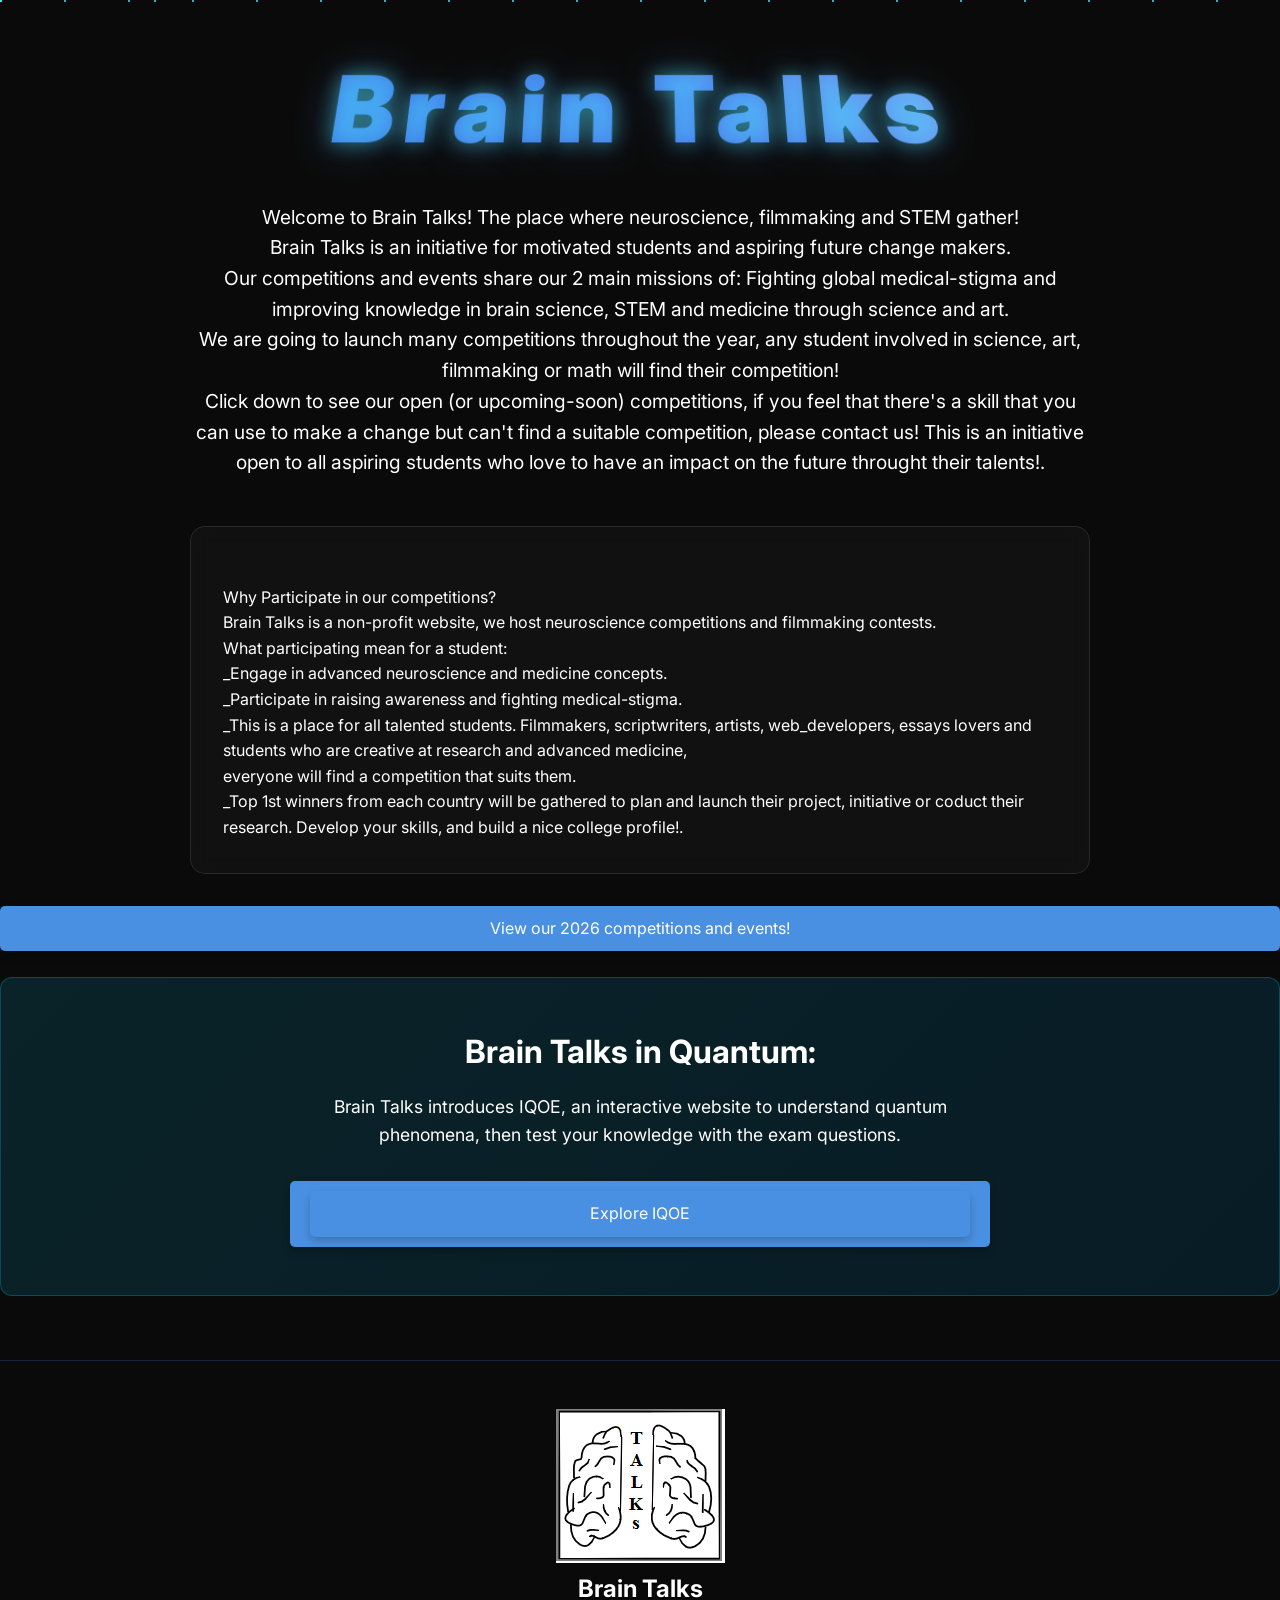
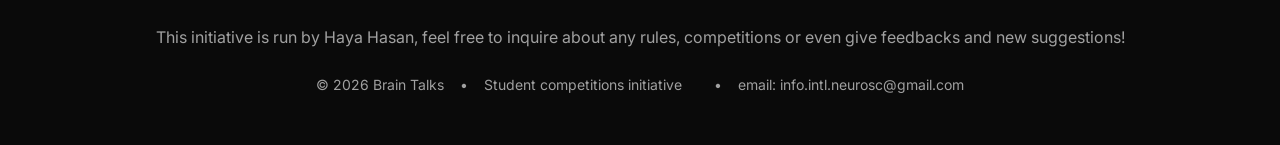
<file: index.html>
<!DOCTYPE html>
<html lang="en">
<head>
    <meta charset="UTF-8">
    <meta name="viewport" content="width=device-width, initial-scale=1.0">
    <title>Brain Talks -main page</title>
    <link rel="stylesheet" href="index.css">
    <link href="https://fonts.googleapis.com/css2?family=Inter:wght@300;400;500;600;700;800;900&display=swap" rel="stylesheet">
</head>
<body>
    
    <!-- Background particles effect -->
    <div class="background-particles">
        <div class="particle"></div>
        <div class="particle"></div>
        <div class="particle"></div>
        <div class="particle"></div>
        <div class="particle"></div>
        <div class="particle"></div>
        <div class="particle"></div>
        <div class="particle"></div>
        <div class="particle"></div>
        <div class="particle"></div>
        <div class="particle"></div>
        <div class="particle"></div>
        <div class="particle"></div>
        <div class="particle"></div>
        <div class="particle"></div>
        <div class="particle"></div>
        <div class="particle"></div>
        <div class="particle"></div>
        <div class="particle"></div>
        <div class="particle"></div>
        <div class="particle"></div>
        <div class="particle"></div>
        <div class="particle"></div>
        <div class="particle"></div>
        <div class="particle"></div>
        <div class="particle"></div>
        <div class="particle"></div>
        <div class="particle"></div>
        <div class="particle"></div>
        <div class="particle"></div>
        <div class="particle"></div>
        <div class="particle"></div>
        <div class="particle"></div>
        <div class="particle"></div>
        <div class="particle"></div>
        <div class="particle"></div>
        <div class="particle"></div>
        <div class="particle"></div>
        <div class="particle"></div>
        <div class="particle"></div>
        <div class="particle"></div>
        <div class="particle"></div>
        <div class="particle"></div>
        <div class="particle"></div>
        <div class="particle"></div>
        <div class="particle"></div>
        <div class="particle"></div>
        <div class="particle"></div>
        <div class="particle"></div>
        <div class="particle"></div>
        <div class="particle"></div>
        <div class="particle"></div>
        <div class="particle"></div>
        <div class="particle"></div>
        <div class="particle"></div>
        <div class="particle"></div>
        <div class="particle"></div>
        <div class="particle"></div>
        <div class="particle"></div>
        <div class="particle"></div>
        <div class="particle"></div>
        <div class="particle"></div>
        <div class="particle"></div>
        <div class="particle"></div>
        <div class="particle"></div>
        <div class="particle"></div>
        <div class="particle"></div>
    </div>

    <!-- Header Section with 3D Library Title -->
    <header class="hero-section">
        <div class="hero-content">
            <h1 class="library-title-3d floating-animation"> Brain Talks </h1>
        <p class="hero-subtitle">Welcome to Brain Talks! The place where neuroscience, filmmaking and STEM gather!<br>
                Brain Talks is an initiative for motivated students and aspiring future change makers.<br>
                Our competitions and events share our 2 main missions of: Fighting global medical-stigma and improving knowledge 
                in brain science, STEM and medicine through science and art.<br>
                We are going to launch many competitions throughout the year, any student involved in science, art, filmmaking or math will find their competition!<br>
                Click down to see our open (or upcoming-soon) competitions, if you feel that there's a skill that you can use to make a change but can't find
                a suitable competition, please contact us! This is an initiative open to all aspiring students who love to have an impact on the future throught their talents!.
            <p class="why">
                <br>  
                Why Participate in our competitions? <br>
                Brain Talks is a non-profit website, we host neuroscience competitions and filmmaking contests.
                <br> What participating mean for a student: <br>
                    _Engage in advanced neuroscience and medicine concepts.<br>
                    _Participate in raising awareness and fighting medical-stigma.<br> 
                    _This is a place for all talented students. Filmmakers, scriptwriters, artists, 
                    web_developers, essays lovers and students who are creative at research and advanced medicine, <br>
                    everyone will find a competition that suits them.<br>
                    _Top 1st winners from each country will be gathered to plan and launch their project, initiative or coduct their research. Develop your skills, and build a nice college profile!.       
            </p>

        </div>
    </header>
    
  
    <a href="competitions.html" class="glowing-fixed-button">
         View our 2026 competitions and events!
    </a>
    
    

    <br>

          <!-- Call to Action -->
    <section class="cta-section">
            <div class="container">
                <div class="cta-box">
                    <h3>Brain Talks in Quantum:</h3>
                    <p>Brain Talks introduces IQOE, an interactive website to understand quantum phenomena, then test your knowledge with the exam questions.</p>
                    <div class="glowing-fixed-button">
                        <a href="https://iqoexam-hub.github.io/International-Quantum-Online-Exam-2026/" class="glowing-fixed-button">Explore IQOE</a>
                    </div>
                </div>
            </div>
    </section>

    <footer class="footer">
        <div class="container">
            <img src="BT logo.png" alt="Brain Talks Logo"> 
            <br>
            <h3 class="footer-title">Brain Talks</h3>
            <p class="footer-subtitle">This initiative is run by Haya Hasan, feel free to inquire about any
                    rules, competitions or even give feedbacks and new suggestions! </p>
            <div class="footer-info">
                <span>© 2026 Brain Talks</span>
                <span>•</span>
                <span>Student competitions initiative</span> <br>
                <span>•</span>
                <span> email: info.intl.neurosc@gmail.com </span>
            
        </div>
    </footer>
</body>
</html>
</file>
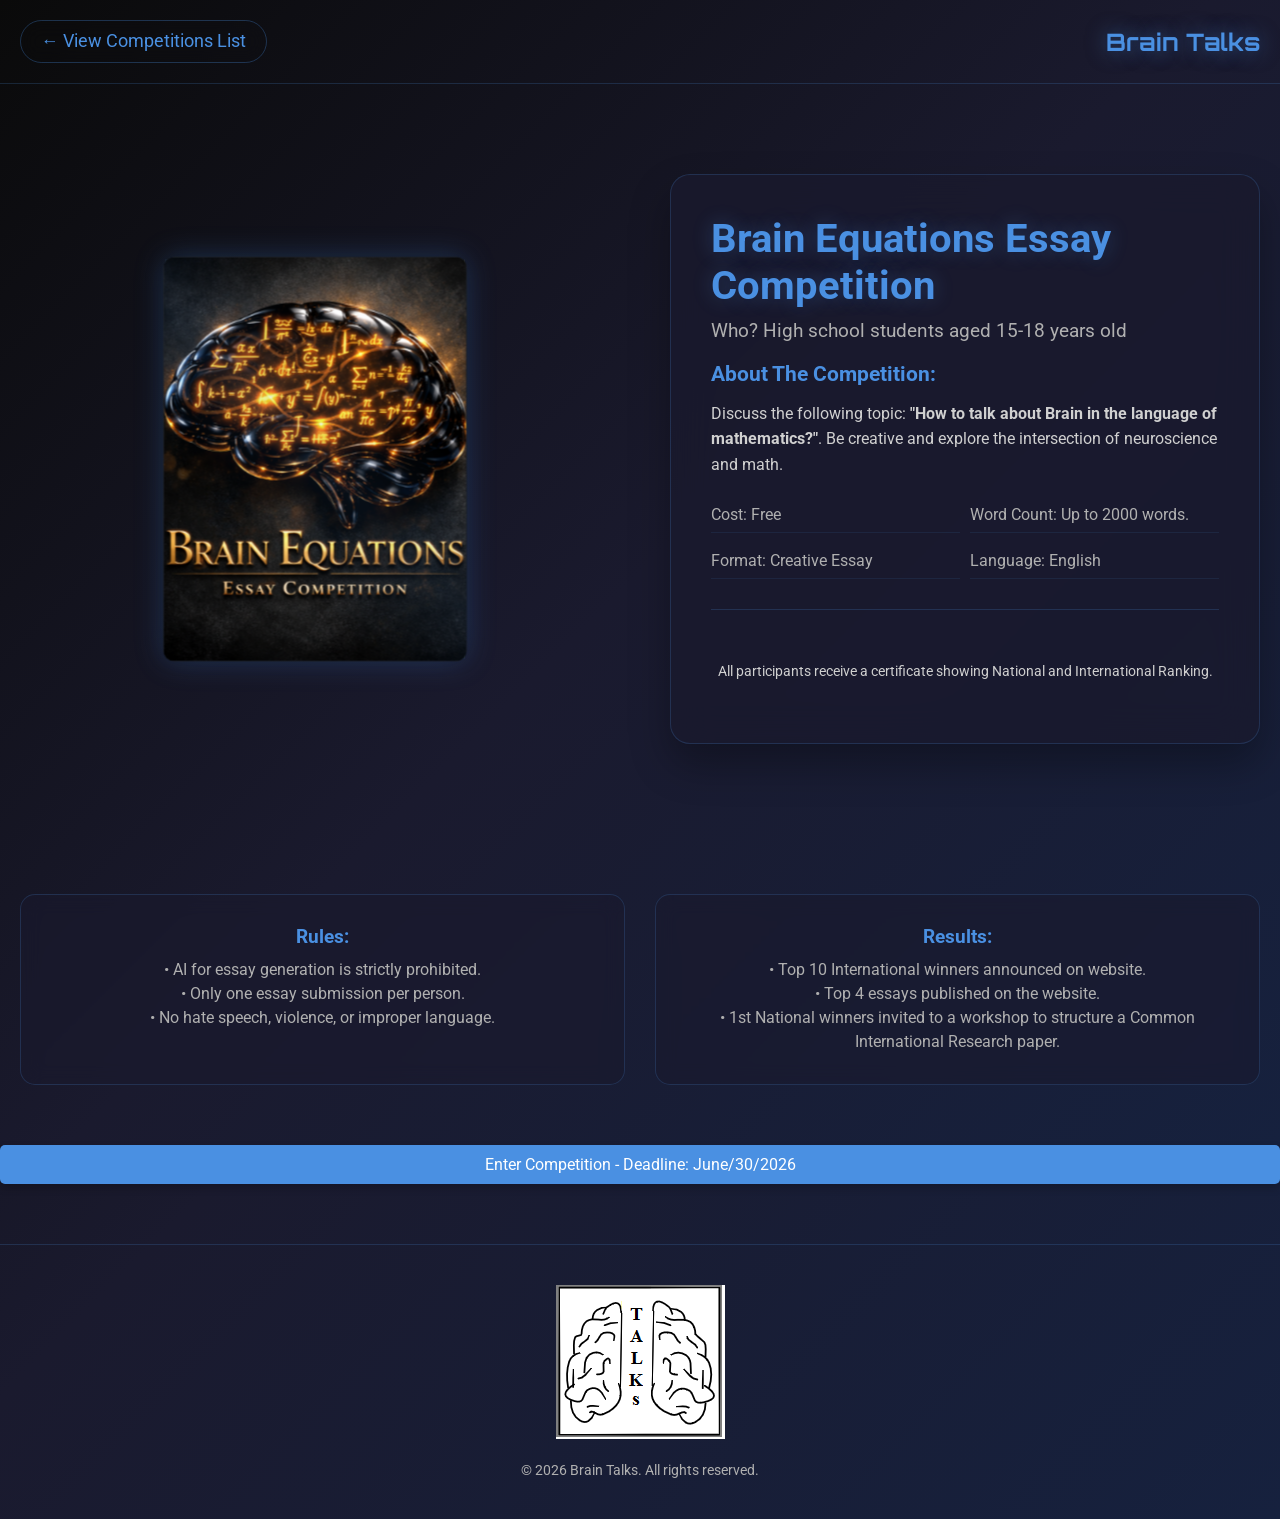
<file: beec.html>
<!DOCTYPE html>
<html lang="en">
<head>
    <meta charset="UTF-8">
    <meta name="viewport" content="width=device-width, initial-scale=1.0">
    <title>Brain Equations Essay Competition - Brain Talks</title>
    <link rel="stylesheet" href="intlmsff.css">
    <link rel="stylesheet" href="intlmsff2.css">
    <link href="https://fonts.googleapis.com/css2?family=Orbitron:wght@400;700;900&family=Roboto:wght@300;400;500&display=swap" rel="stylesheet">
</head>
<body>
    <div class="background-particles">
        <div class="particle"></div><div class="particle"></div><div class="particle"></div><div class="particle"></div><div class="particle"></div>
    </div>

    <div class="book-detail-container">
        <header class="detail-header">
            <nav class="detail-nav">
                <a href="competitions.html" class="back-btn">← View Competitions List</a>
                <div class="library-logo">Brain Talks</div>
            </nav>
        </header>

        <main class="book-showcase">
            <div class="showcase-container">
                <div class="book-4d-display">
                    <div class="book-4d-wrapper">
                        <div class="book-3d-model">
                            <div class="book-front">
                                <img src="beec.png" alt="Brain Equations Essay Competition" class="book-cover-image">
                                <div class="holographic-overlay"></div>
                            </div>
                            <div class="book-placeholder">BEEC</div>
                            <div class="holographic-overlay"></div>
                            <div class="book-spine"></div>
                            <div class="book-back"></div>
                        </div>
                    </div>
                </div>

                <div class="book-info-panel">
                    <div class="info-content">
                        <h1 class="book-title">Brain Equations Essay Competition</h1>
                        <p class="book-author">Who? High school students aged 15-18 years old</p>

                        <div class="book-description">
                            <h3>About The Competition:</h3>
                            <p>Discuss the following topic: <strong>"How to talk about Brain in the language of mathematics?"</strong>. 
                            Be creative and explore the intersection of neuroscience and math.</p>
                            
                            <div class="book-details">
                                <div class="detail-item">
                                    <span class="label">Cost: Free</span>
                                    
                                </div>
                                <div class="detail-item">
                                    <span class="label">Word Count: Up to 2000 words.</span>
                                    
                                </div>
                                <div class="detail-item">
                                    <span class="label">Format: Creative Essay</span>
                                    
                                </div>
                                <div class="detail-item">
                                    <span class="label">Language: English</span>
                                    
                            </div>

                        </div>

                        <div class="pricing-section">
                            <div class="payment-section">
                                <p class="payment-info">All participants receive a certificate showing National and International Ranking.</p>
                            </div>
                        </div>
                    </div>
                </div>
            </div>
        </main>

        <section class="additional-features">
            <div class="features-grid">
                <div class="feature-card">
                    <h3>Rules:</h3>
                    <p>• AI for essay generation is strictly prohibited.<br>
                       • Only one essay submission per person.<br>
                       • No hate speech, violence, or improper language.</p>
                </div>
                <div class="feature-card">
                    <h3>Results:</h3>
                    <p>• Top 10 International winners announced on website.<br>
                       • Top 4 essays published on the website.<br>
                       • 1st National winners invited to a workshop to structure a Common International Research paper.</p>
                </div>
            </div>
        </section>
    </div>

    <a href="submit_beec.html" class="glowing-fixed-button">Enter Competition - Deadline: June/30/2026</a>

    <footer class="navigation-footer">
        <img src="BT logo.png" alt="Brain Talks Logo"> 
        <br>
        <br>
        <p>&copy; 2026 Brain Talks. All rights reserved.</p>
    </footer>
</body>
</html>
</file>
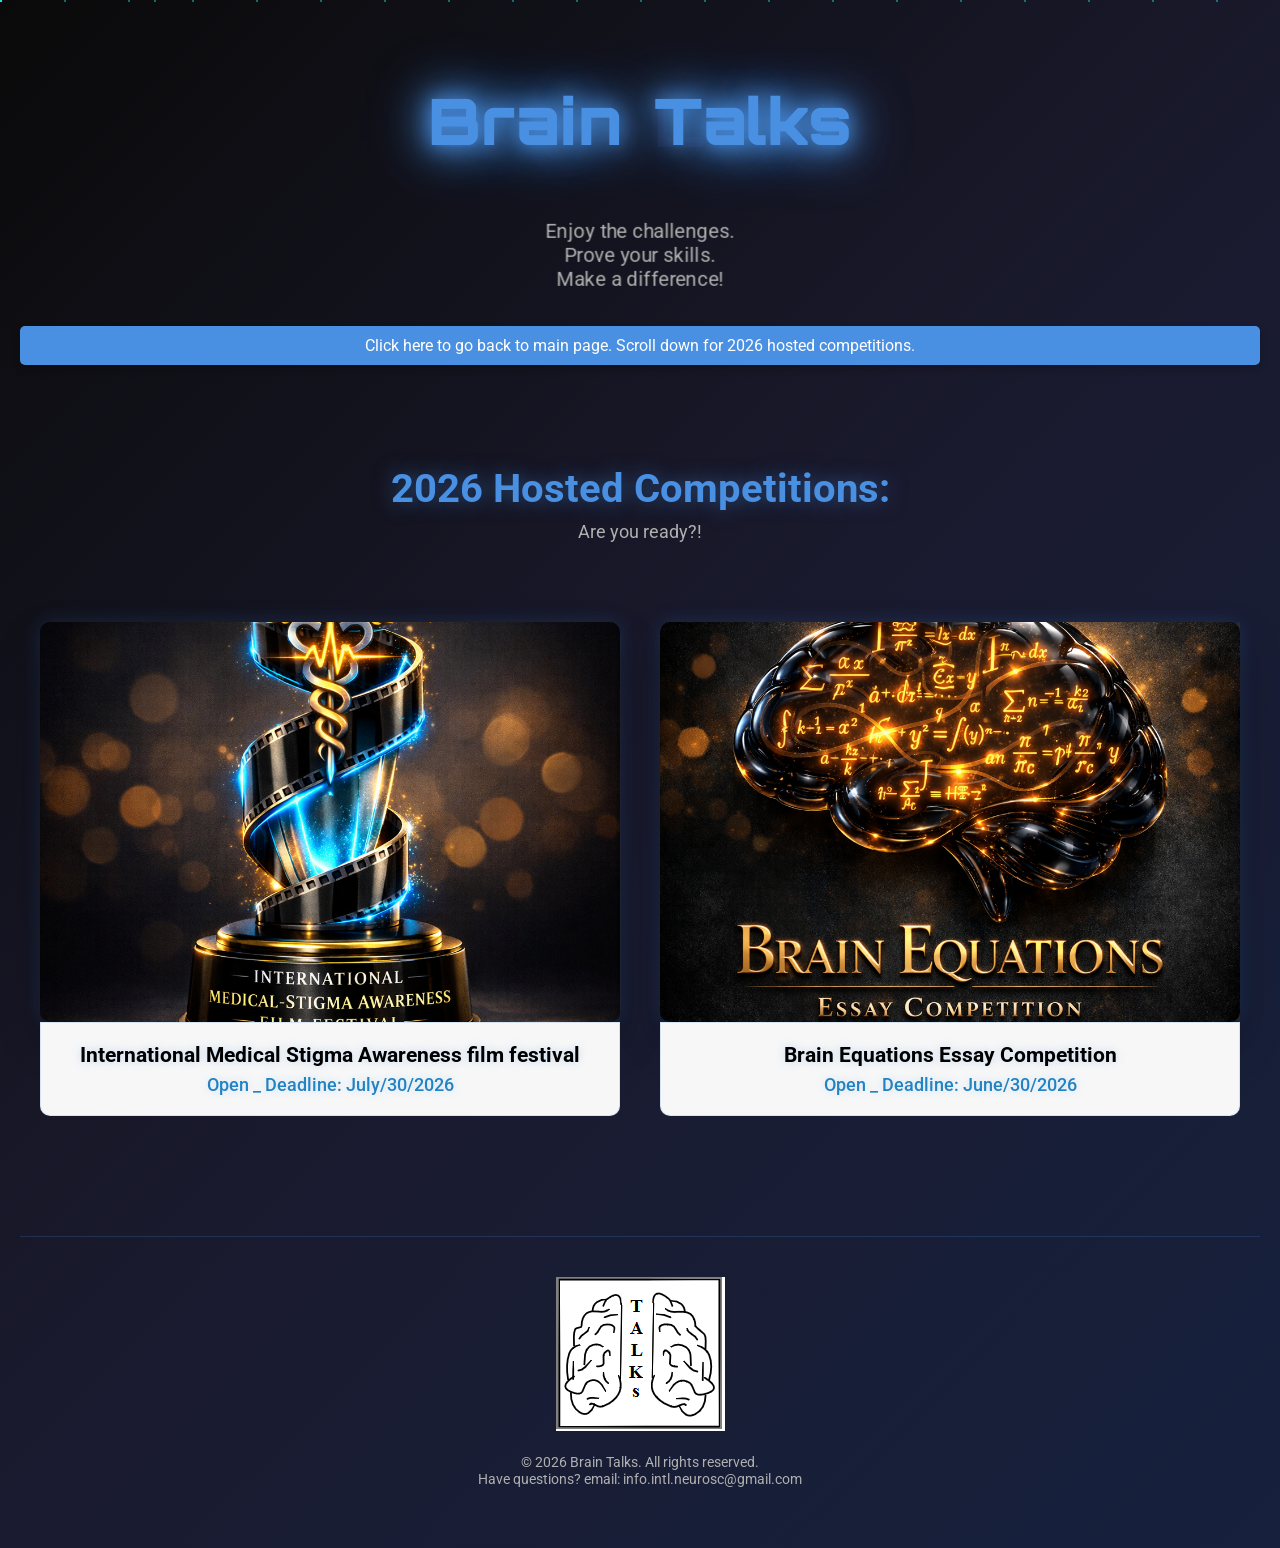
<file: competitions.html>
<!DOCTYPE html>
<html lang="en">
<head>
    <meta charset="UTF-8">
    <meta name="viewport" content="width=device-width, initial-scale=1.0">
    <title>competitions and events /brain-talks</title>
    <link rel="stylesheet" href="competitions.css">
    <link href="https://fonts.googleapis.com/css2?family=Orbitron:wght@400;700;900&family=Roboto:wght@300;400;500&display=swap" rel="stylesheet">
</head>
<body>
        <div class="background-particles">
                <div class="particle"></div>
                <div class="particle"></div>
                <div class="particle"></div>
                <div class="particle"></div>
                <div class="particle"></div>
                <div class="particle"></div>
                <div class="particle"></div>
                <div class="particle"></div>
                <div class="particle"></div>
                <div class="particle"></div>
                <div class="particle"></div>
                <div class="particle"></div>
                <div class="particle"></div>
                <div class="particle"></div>
                <div class="particle"></div>
                <div class="particle"></div>
                <div class="particle"></div>
                <div class="particle"></div>
                <div class="particle"></div>
                <div class="particle"></div>
                <div class="particle"></div>
                <div class="particle"></div>
                <div class="particle"></div>
                <div class="particle"></div>
                <div class="particle"></div>
                <div class="particle"></div>
                <div class="particle"></div>
                <div class="particle"></div>
                <div class="particle"></div>
                <div class="particle"></div>
                <div class="particle"></div>
                <div class="particle"></div>
                <div class="particle"></div>
                <div class="particle"></div>
                <div class="particle"></div>
                <div class="particle"></div>
                <div class="particle"></div>
                <div class="particle"></div>
                <div class="particle"></div>
                <div class="particle"></div>
                <div class="particle"></div>
                <div class="particle"></div>
                <div class="particle"></div>
                <div class="particle"></div>
                <div class="particle"></div>
                <div class="particle"></div>
                <div class="particle"></div>
                <div class="particle"></div>
                <div class="particle"></div>
                <div class="particle"></div>
            </div>
    </div>
    <div class="container">
        <!-- 3D Library Name Header -->
        <header class="library-header">
            <div class="library-name-3d">
                <h1 class="library-title">
                    <span class="letter" data-letter="B">Brain</span>
                    <span class="letter" data-letter="L">Talks</span>
                </h1> 
                <br>
                <br>
                <p class="library-subtitle">Enjoy the challenges. <br> Prove your skills. <br> Make a difference! </p>
                <br>
                
                    <br>
                    <a href="index.html" class="back-btn">
                        Click here to go back to main page. Scroll down for 2026 hosted competitions. 
                    </a>
                
            </div>
        </header>
        <main class="book-collection">
            <div class="collection-title">
                <h2> 2026 Hosted Competitions: </h2>
                <p>Are you ready?!</p>
            </div>
            
            <div class="books-grid">
                <!-- Book 1 -->
                <div class="book-card" data-book="1">
                    <div class="book-3d-container">
                        <div class="book-cover">
                                <a href="intlmsff.html">
                                    <img src="intlmsff.png" alt="International Medical Stigma Awareness ff" class="book-image">
                                </a>
                            <div class="book-spine"></div>
                            <div class="book-back"></div>
                        </div>
                        <div class="book-info">
                            <h3>International Medical Stigma Awareness film festival</h3>
                            <h6> Open _ Deadline: July/30/2026 </h6>
                        </div>
                    </div>
                </div>

                <!-- Book 2 -->
                <div class="book-card" data-book="1">
                    <div class="book-3d-container">
                        <div class="book-cover">
                                <a href="beec.html">
                                    <img src="beec.png" alt="Brain Equations Essay Competition" class="book-image">
                                </a>
                            <div class="book-spine"></div>
                            <div class="book-back"></div>
                        </div>
                        <div class="book-info">
                            <h3>Brain Equations Essay Competition</h3>
                            <h6> Open _ Deadline: June/30/2026 </h6>
                        </div>
                    </div>
                </div>

               
        </main>

        <!-- Navigation Footer -->
        <footer class="navigation-footer">
            <img src="BT logo.png" alt="Brain Talks Logo"> 
            <br>
            <br>
            <p>&copy; 2026 Brain Talks. All rights reserved.<br>
                Have questions? email: info.intl.neurosc@gmail.com 
            </p>
        </footer>
    </div>
    

    
</body>
</html>
</file>
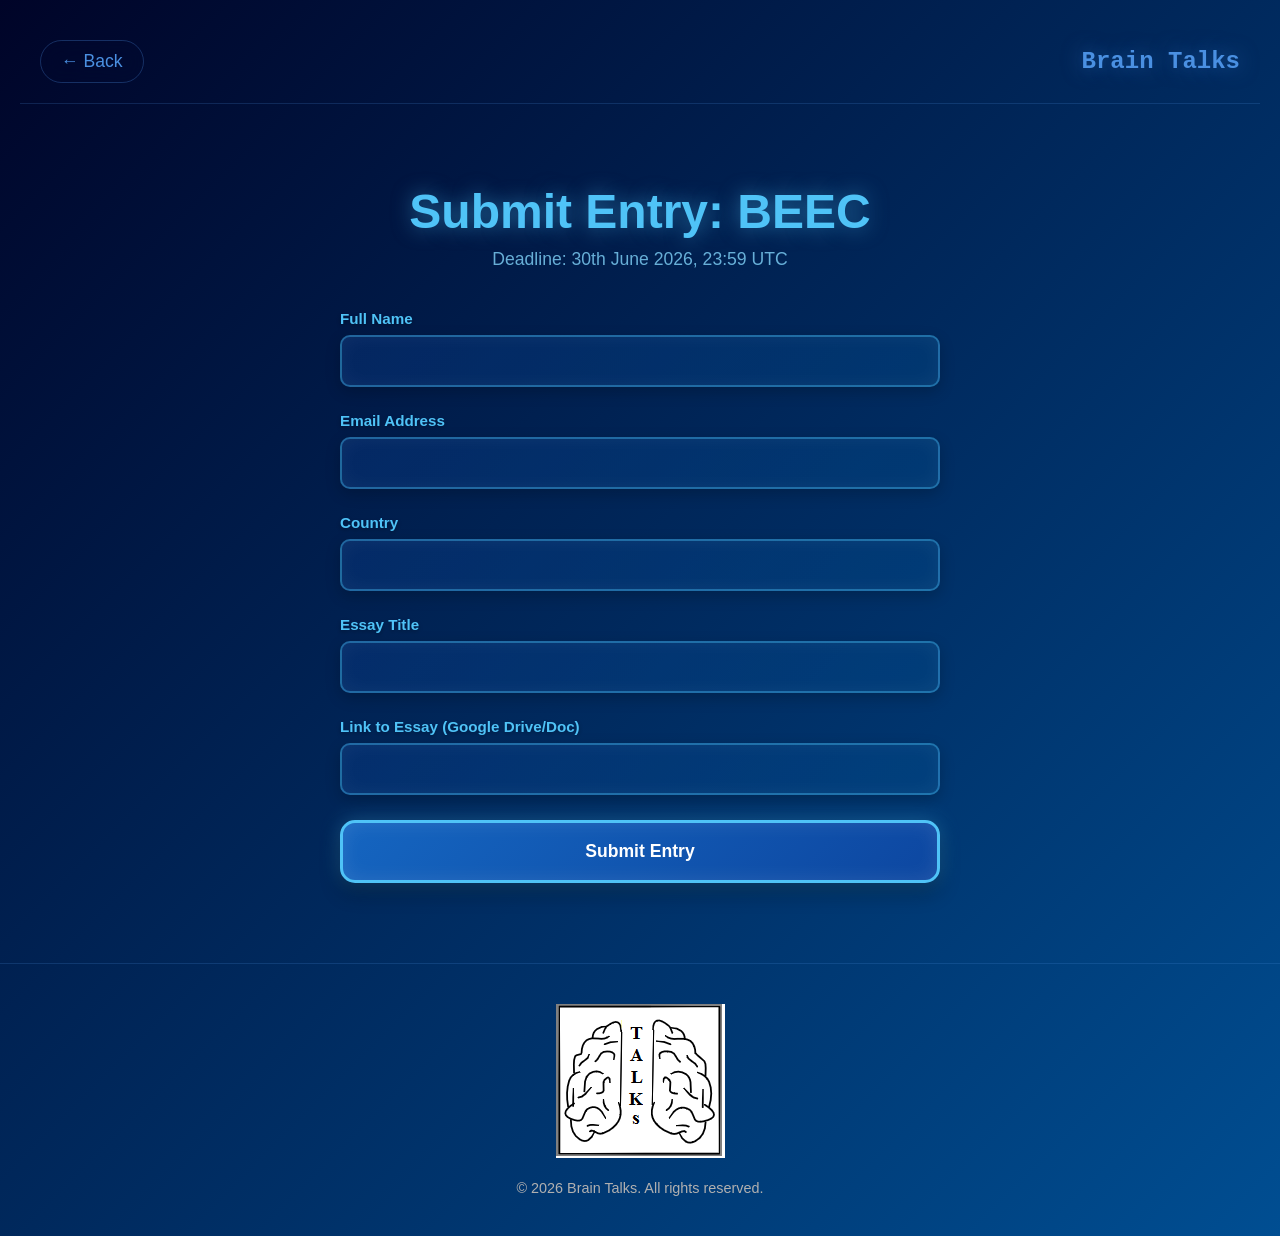
<file: submit_beec.html>
<!DOCTYPE html>
<html lang="en">
<head>
    <meta charset="UTF-8">
    <meta name="viewport" content="width=device-width, initial-scale=1.0">
    <title>Submit Entry - BEEC - Brain Talks</title>
    <link rel="stylesheet" href="submit.css">
</head>
<body>
    <div class="container">
        <header class="detail-header">
            <nav class="detail-nav">
                <a href="beec.html" class="back-btn">← Back</a>
                <div class="library-logo">Brain Talks</div>
            </nav>
        </header>

        <div class="form-container">
            <div class="form-header">
                <h1 class="form-title">Submit Entry: BEEC</h1>
                <p class="form-subtitle">Deadline: 30th June 2026, 23:59 UTC</p>
            </div>

            <div class="email-form-wrapper">
                <form class="email-form" id="beecForm">
                    <input type="hidden" name="competition" value="BEEC">
                    <div class="form-group">
                        <label for="name" class="form-label">Full Name</label>
                        <input type="text" id="name" name="name" class="form-input" required>
                    </div>

                    <div class="form-group">
                        <label for="email" class="form-label">Email Address</label>
                        <input type="email" id="email" name="email" class="form-input" required>
                    </div>

                    <div class="form-group">
                        <label for="country" class="form-label">Country</label>
                        <input type="text" id="country" name="country" class="form-input" required>
                    </div>

                    <div class="form-group">
                        <label for="essayTitle" class="form-label">Essay Title</label>
                        <input type="text" id="essayTitle" name="essayTitle" class="form-input" required>
                    </div>

                    <div class="form-group">
                        <label for="link" class="form-label">Link to Essay (Google Drive/Doc)</label>
                        <input type="url" id="link" name="link" class="form-input" required>
                    </div>

                    <button type="submit" class="submit-button">Submit Entry</button>
                </form>
            </div>
        </div>
    </div>
    <footer class="navigation-footer">
        <img src="BT logo.png" alt="Brain Talks Logo"> 
        <br>
        <br>
        <p>&copy; 2026 Brain Talks. All rights reserved.</p>
    </footer>
    <script src="submit.js"></script>
</body>
</html>
</file>
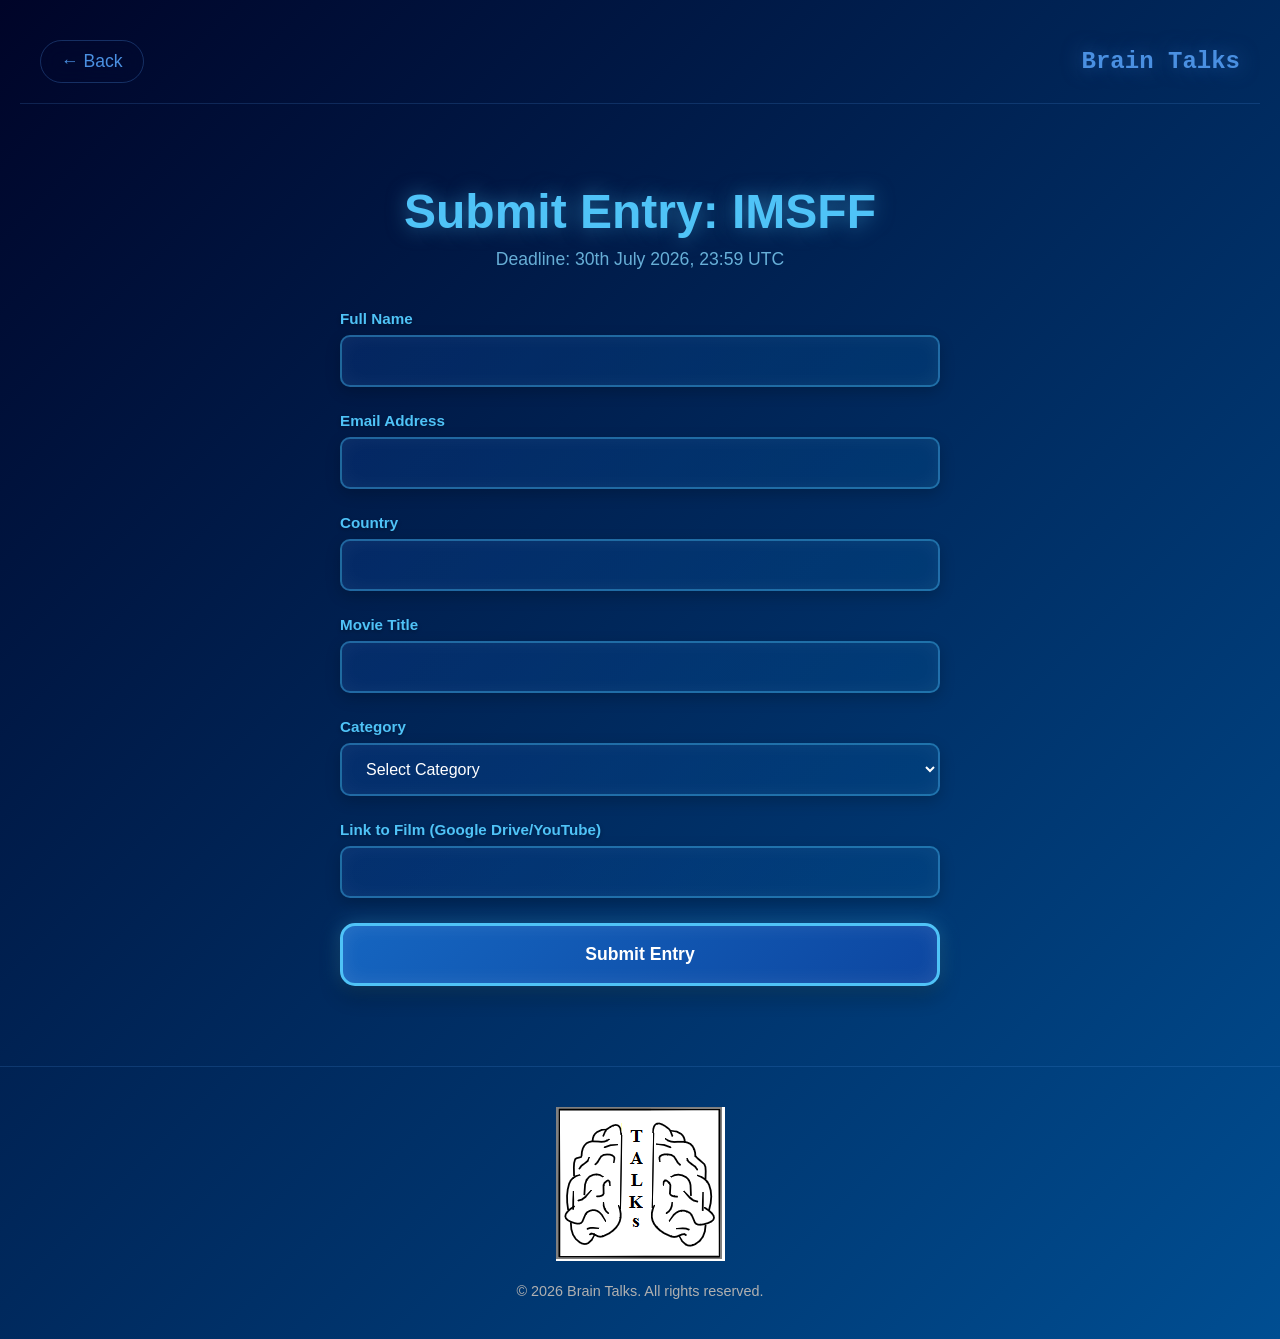
<file: submit_imsff.html>
<!DOCTYPE html>
<html lang="en">
<head>
    <meta charset="UTF-8">
    <meta name="viewport" content="width=device-width, initial-scale=1.0">
    <title>Submit Entry - IMSFF - Brain Talks</title>
    <link rel="stylesheet" href="submit.css">
</head>
<body>
    <div class="container">
        <header class="detail-header">
            <nav class="detail-nav">
                <a href="intlmsff.html" class="back-btn">← Back</a>
                <div class="library-logo">Brain Talks</div>
            </nav>
        </header>

        <div class="form-container">
            <div class="form-header">
                <h1 class="form-title">Submit Entry: IMSFF</h1>
                <p class="form-subtitle">Deadline: 30th July 2026, 23:59 UTC</p>
            </div>

            <div class="email-form-wrapper">
                <form class="email-form" id="imsffForm">
                    <input type="hidden" name="competition" value="IMSFF">
                    <div class="form-group">
                        <label for="name" class="form-label">Full Name</label>
                        <input type="text" id="name" name="name" class="form-input" required>
                    </div>

                    <div class="form-group">
                        <label for="email" class="form-label">Email Address</label>
                        <input type="email" id="email" name="email" class="form-input" required>
                    </div>

                    <div class="form-group">
                        <label for="country" class="form-label">Country</label>
                        <input type="text" id="country" name="country" class="form-input" required>
                    </div>

                    <div class="form-group">
                        <label for="movieTitle" class="form-label">Movie Title</label>
                        <input type="text" id="movieTitle" name="movieTitle" class="form-input" required>
                    </div>

                    <div class="form-group">
                        <label for="category" class="form-label">Category</label>
                        <select id="category" name="category" class="form-select" required>
                            <option value="">Select Category</option>
                            <option value="Short Film">Social Activisim Section </option>
                            <option value="Long Film">The Scientific Section</option>
                        </select>
                    </div>

                    <div class="form-group">
                        <label for="link" class="form-label">Link to Film (Google Drive/YouTube)</label>
                        <input type="url" id="link" name="link" class="form-input" required>
                    </div>

                    <button type="submit" class="submit-button">Submit Entry</button>
                </form>
            </div>
        </div>
    </div>
    <footer class="navigation-footer">
        <img src="BT logo.png" alt="Brain Talks Logo"> 
        <br>
        <br>
        <p>&copy; 2026 Brain Talks. All rights reserved.</p>
    </footer>
    <script src="submit.js"></script>
</body>
</html>
</file>
<file: index.css>
/* Reset and Base Styles */
* {
    margin: 0;
    padding: 0;
    box-sizing: border-box;
}

:root {
    /* Blue and Black Color Scheme */
    --background: #0a0a0a;
    --foreground: #ffffff;
    --card: #1a1a2e;
    --card-foreground: #ffffff;
    --primary: #0f3460;
    --primary-foreground: #ffffff;
    --secondary: #16213e;
    --secondary-foreground: #ffffff;
    --muted: #1a1a2e;
    --muted-foreground: #a0a0a0;
    --accent: #0f3460;
    --accent-foreground: #ffffff;
    --border: #16213e;
    --destructive: #dc2626;
    
    /* Spacing and Layout */
    --container-max-width: 1200px;
    --border-radius: 0.625rem;
    
    /* Typography */
    --font-family: 'Inter', -apple-system, BlinkMacSystemFont, 'Segoe UI', Roboto, sans-serif;
}

body {
    font-family: var(--font-family);
    background-color: var(--background);
    color: var(--foreground);
    line-height: 1.6;
    overflow-x: hidden;
}

/* Container */
.container {
    max-width: var(--container-max-width);
    margin: 0 auto;
    padding: 0 1.5rem;
}

/* Background Particles Effect */
.background-particles {
    position: fixed;
    top: 0;
    left: 0;
    width: 100%;
    height: 100%;
    pointer-events: none;
    z-index: -1;
    overflow: hidden;
}

.particle {
    position: absolute;
    width: 2px;
    height: 2px;
    background: rgb(54, 232, 255);
    border-radius: 50%;
    animation: particleFloat 20s linear infinite;
}

.particle:nth-child(1) { left: 10%; animation-delay: 0s; animation-duration: 18s; }
.particle:nth-child(2) { left: 20%; animation-delay: 2s; animation-duration: 22s; }
.particle:nth-child(3) { left: 30%; animation-delay: 4s; animation-duration: 16s; }
.particle:nth-child(4) { left: 40%; animation-delay: 6s; animation-duration: 24s; }
.particle:nth-child(5) { left: 50%; animation-delay: 8s; animation-duration: 20s; }
.particle:nth-child(6) { left: 60%; animation-delay: 10s; animation-duration: 18s; }
.particle:nth-child(7) { left: 70%; animation-delay: 12s; animation-duration: 26s; }
.particle:nth-child(8) { left: 80%; animation-delay: 14s; animation-duration: 22s; }
.particle:nth-child(9) { left: 90%; animation-delay: 16s; animation-duration: 19s; }
.particle:nth-child(10) { left: 15%; animation-delay: 1s; animation-duration: 21s; }
.particle:nth-child(11) { left: 25%; animation-delay: 3s; animation-duration: 17s; }
.particle:nth-child(12) { left: 35%; animation-delay: 5s; animation-duration: 23s; }
.particle:nth-child(13) { left: 45%; animation-delay: 7s; animation-duration: 19s; }
.particle:nth-child(14) { left: 55%; animation-delay: 9s; animation-duration: 25s; }
.particle:nth-child(15) { left: 65%; animation-delay: 11s; animation-duration: 18s; }
.particle:nth-child(16) { left: 75%; animation-delay: 13s; animation-duration: 20s; }
.particle:nth-child(17) { left: 85%; animation-delay: 15s; animation-duration: 24s; }
.particle:nth-child(18) { left: 95%; animation-delay: 17s; animation-duration: 22s; }
.particle:nth-child(19) { left: 5%; animation-delay: 19s; animation-duration: 21s; }
.particle:nth-child(20) { left: 12%; animation-delay: 1.5s; animation-duration: 18s; }

@keyframes particleFloat {
    0% {
        transform: translateY(100vh) translateX(0px) rotateZ(0deg);
        opacity: 0;
    }
    10% {
        opacity: 1;
    }
    90% {
        opacity: 1;
    }
    100% {
        transform: translateY(-100px) translateX(100px) rotateZ(360deg);
        opacity: 0;
    }
}

/* Hero Section */
.hero-section {
    min-height: 100vh;
    display: flex;
    align-items: center;
    justify-content: center;
    padding: 2rem;
    text-align: center;
}

.hero-content {
    max-width: 900px;
    width: 100%;
}

/* 3D Library Title */
.library-title-3d {
    font-size: clamp(3rem, 8vw, 6rem);
    font-weight: 900;
    background: linear-gradient(
        45deg,
        #2477dd 0%,
        #4f78eb 25%,
        #ffffff 50%,
        hsl(224, 88%, 50%) 75%,
        #0f3460 100%
    );
    background-size: 400% 400%;
    -webkit-background-clip: text;
    -webkit-text-fill-color: transparent;
    background-clip: text;
    animation: gradientShift 4s ease-in-out infinite;
    text-shadow: 
        0 0 20px rgba(73, 228, 255, 0.5),
        0 0 40px rgba(106, 191, 248, 0.3),
        0 0 60px rgba(18, 115, 241, 0.1);
    transform: perspective(500px) rotateX(15deg);
    letter-spacing: 0.1em;
    margin-bottom: 1rem;
    text-decoration-style: inherit;
}

@keyframes gradientShift {
    0%, 100% { background-position: 0% 50%; }
    50% { background-position: 100% 50%; }
}

.floating-animation {
    animation: float 6s ease-in-out infinite;
}

@keyframes float {
    0%, 100% { transform: perspective(500px) rotateX(15deg) translateY(0px) rotateZ(0deg); }
    33% { transform: perspective(500px) rotateX(15deg) translateY(-20px) rotateZ(1deg); }
    66% { transform: perspective(500px) rotateX(15deg) translateY(-10px) rotateZ(-1deg); }
}

.hero-subtitle {
    font-size: 1.2rem;
    color: var(--text-dim);
    margin-bottom: 3rem;
}

.detail-nav {
        text-align: center;
        padding: 60px 0;
        perspective: 1000px;    
}


.why {
    background: rgba(255, 255, 255, 0.03);
    padding: 2rem;
    border-radius: 15px;
    border: 1px solid rgba(255, 255, 255, 0.1);
    backdrop-filter: blur(10px);
    text-align: left;
    margin-top: 2rem;
}


.book-icon {
    width: 1.5rem;
    height: 1.5rem;
}

/* Main Content */
.main-content {
    padding: 3rem 0;
}

.section-title {
    font-size: 2.5rem;
    font-weight: 700;
    text-align: center;
    margin-bottom: 3rem;
    text-shadow: 
        0 1px 0 rgba(0, 0, 0, 0.8),
        0 2px 0 rgba(0, 0, 0, 0.7),
        0 3px 0 rgba(0, 0, 0, 0.6),
        0 4px 0 rgba(0, 0, 0, 0.5),
        0 5px 10px rgba(0, 0, 0, 0.4);
}

/* 3D Book Grid */
.book-grid-3d {
    display: grid;
    grid-template-columns: repeat(auto-fit, minmax(300px, 1fr));
    gap: 2rem;
    perspective: 1200px;
    transform-style: preserve-3d;
}

/* 3D Book Cards */
.book-card-3d {
    transform-style: preserve-3d;
    transition: all 0.6s cubic-bezier(0.23, 1, 0.320, 1);
    cursor: pointer;
    position: relative;
    border-radius: var(--border-radius);
    overflow: hidden;
    border: 1px solid var(--border);
}

.book-card-3d:hover {
    transform: rotateY(15deg) rotateX(5deg) translateZ(50px);
    box-shadow: 
        0 25px 50px rgba(15, 52, 96, 0.4),
        0 15px 30px rgba(0, 0, 0, 0.6),
        inset 0 1px 0 rgba(255, 255, 255, 0.1);
}

/* Glass Effect */
.glass-effect {
    background: rgba(26, 26, 46, 0.25);
    backdrop-filter: blur(10px);
    border: 1px solid rgba(255, 255, 255, 0.1);
    box-shadow: 
        0 8px 32px rgba(0, 0, 0, 0.3),
        inset 0 1px 0 rgba(255, 255, 255, 0.1);
}

/* Book Cover Container */
.book-cover-container {
    position: relative;
    height: 320px;
}

/* 4D Book Cover */
.book-cover-4d {
    position: relative;
    width: 100%;
    height: 100%;
    transform-style: preserve-3d;
    transition: all 0.8s cubic-bezier(0.175, 0.885, 0.32, 1.275);
    background: linear-gradient(135deg, var(--primary) 0%, var(--secondary) 100%);
    display: flex;
    align-items: center;
    justify-content: center;
    text-align: center;
}

.book-cover-4d::before {
    content: '';
    position: absolute;
    top: 0;
    left: 0;
    right: 0;
    bottom: 0;
    background: linear-gradient(
        135deg,
        rgba(15, 52, 96, 0.2) 0%,
        rgba(22, 33, 62, 0.4) 50%,
        rgba(26, 26, 46, 0.6) 100%
    );
    transform: translateZ(-10px);
    border-radius: inherit;
}

.book-card-3d:hover .book-cover-4d {
    transform: 
        perspective(1000px)
        rotateX(10deg)
        rotateY(-10deg)
        rotateZ(2deg)
        translateZ(100px)
        scale(1.05);
    filter: brightness(1.2) contrast(1.1);
}

.book-image-placeholder {
    position: relative;
    z-index: 2;
    padding: 2rem;
}

.book-image-placeholder h3 {
    font-size: 1.5rem;
    font-weight: 700;
    margin-bottom: 0.5rem;
    color: var(--foreground);
}

.book-image-placeholder p {
    font-size: 1rem;
    color: var(--muted-foreground);
}

/* Price Badge */
.price-badge {
    position: absolute;
    top: 1rem;
    right: 1rem;
    background: rgba(15, 52, 96, 0.9);
    backdrop-filter: blur(10px);
    color: var(--primary-foreground);
    padding: 0.5rem 1rem;
    border-radius: 2rem;
    font-size: 0.875rem;
    font-weight: 600;
    z-index: 3;
}

/* Rating Stars */
.rating-stars {
    position: absolute;
    top: 1rem;
    left: 1rem;
    display: flex;
    gap: 0.25rem;
    z-index: 3;
}

.star {
    color: #fbbf24;
    font-size: 1rem;
}

/* Book Info */
.book-info {
    padding: 1.5rem;
}

.book-title {
    font-size: 1.25rem;
    font-weight: 700;
    margin-bottom: 0.5rem;
    text-shadow: 
        0 1px 0 rgba(0, 0, 0, 0.8),
        0 2px 0 rgba(0, 0, 0, 0.7);
}

.book-author {
    color: var(--muted-foreground);
    margin-bottom: 1rem;
}

.book-summary {
    font-size: 0.875rem;
    color: var(--muted-foreground);
    margin-bottom: 1.5rem;
    line-height: 1.5;
}

/* 3D PayPal Button */
.paypal-button-3d {
    transform: perspective(500px) rotateX(5deg);
    transition: all 0.3s cubic-bezier(0.23, 1, 0.320, 1);
    box-shadow: 
        0 10px 20px rgba(15, 52, 96, 0.3),
        0 6px 6px rgba(0, 0, 0, 0.4);
}

.paypal-button-3d:hover {
    transform: perspective(500px) rotateX(0deg) translateZ(10px);
    box-shadow: 
        0 15px 30px rgba(15, 52, 96, 0.4),
        0 10px 10px rgba(0, 0, 0, 0.5);
}

.view-details-btn {
    width: 100%;
    background: var(--primary);
    color: var(--primary-foreground);
    border: none;
    padding: 0.75rem 1rem;
    border-radius: var(--border-radius);
    font-size: 1rem;
    font-weight: 600;
    cursor: pointer;
    display: flex;
    align-items: center;
    justify-content: center;
    gap: 0.5rem;
    transition: all 0.3s ease;
}

.view-details-btn:hover {
    background: rgba(15, 52, 96, 0.9);
}

.arrow-icon {
    width: 1rem;
    height: 1rem;
}

/* Neon Glow Effect */
.neon-glow {
    box-shadow: 
        0 0 5px rgba(15, 52, 96, 0.5),
        0 0 10px rgba(15, 52, 96, 0.4),
        0 0 15px rgba(15, 52, 96, 0.3),
        0 0 20px rgba(15, 52, 96, 0.2);
}

/* Footer */
.footer {
    padding: 3rem 0;
    text-align: center;
    border-top: 1px solid var(--border);
    margin-top: 4rem;
}

.footer-title {
    font-size: 1.5rem;
    font-weight: 700;
    margin-bottom: 1rem;
    text-shadow: 
        0 1px 0 rgba(0, 0, 0, 0.8),
        0 2px 0 rgba(0, 0, 0, 0.7);
}

.footer-subtitle {
    color: var(--muted-foreground);
    margin-bottom: 1.5rem;
}

.footer-info {
    display: flex;
    align-items: center;
    justify-content: center;
    gap: 1rem;
    font-size: 0.875rem;
    color: var(--muted-foreground);
    flex-wrap: wrap;
}

/* Book Detail Page Styles */
.detail-header {
    position: sticky;
    top: 0;
    z-index: 50;
    background: rgba(10, 10, 10, 0.8);
    backdrop-filter: blur(12px);
    border-bottom: 1px solid var(--border);
    padding: 1rem 0;
}

.detail-header .container {
    display: flex;
    align-items: center;
    justify-content: space-between;
}

.back-btn {
    display: flex;
    align-items: center;
    gap: 0.5rem;
    background: transparent;
    border: none;
    color: var(--primary);
    font-size: 1rem;
    cursor: pointer;
    transition: color 0.3s ease;
}

.back-btn:hover {
    color: rgba(15, 52, 96, 0.8);
}

.back-icon {
    width: 1rem;
    height: 1rem;
}

.header-title {
    font-size: 1.125rem;
    font-weight: 600;
}

.detail-main {
    padding: 3rem 0;
}

.book-detail-4d {
    transform-style: preserve-3d;
    perspective: 1500px;
}

.detail-grid {
    display: grid;
    grid-template-columns: 1fr 1fr;
    gap: 3rem;
    align-items: start;
}

/* Book Image Section */
.book-image-section {
    position: sticky;
    top: 6rem;
}

.book-detail-card {
    padding: 2rem;
    border-radius: var(--border-radius);
}

.book-image-4d {
    position: relative;
    margin-bottom: 2rem;
}

.book-cover-large {
    width: 100%;
    max-width: 400px;
    height: 500px;
    margin: 0 auto;
    background: linear-gradient(135deg, var(--primary) 0%, var(--secondary) 100%);
    border-radius: var(--border-radius);
    display: flex;
    flex-direction: column;
    align-items: center;
    justify-content: center;
    text-align: center;
    padding: 2rem;
    transition: all 1s cubic-bezier(0.23, 1, 0.320, 1);
    transform-origin: center center;
    box-shadow: 0 20px 40px rgba(0, 0, 0, 0.3);
}

.book-detail-4d:hover .book-cover-large {
    transform: 
        perspective(1000px)
        rotateX(25deg)
        rotateY(-15deg)
        rotateZ(5deg)
        translateZ(150px)
        scale(1.1);
    filter: 
        brightness(1.3)
        contrast(1.2)
        saturate(1.1)
        drop-shadow(0 30px 60px rgba(15, 52, 96, 0.4));
}

#bookTitleLarge {
    font-size: 2rem;
    font-weight: 700;
    margin-bottom: 1rem;
    color: var(--foreground);
}

#bookAuthorLarge {
    font-size: 1.25rem;
    color: var(--muted-foreground);
}

.floating-price-badge {
    position: absolute;
    top: -1rem;
    right: -1rem;
    background: var(--primary);
    color: var(--primary-foreground);
    padding: 1rem 1.5rem;
    border-radius: 50%;
    font-size: 1.25rem;
    font-weight: 700;
    box-shadow: 0 10px 20px rgba(15, 52, 96, 0.4);
    z-index: 10;
}

.rating-section {
    text-align: center;
}

.rating-stars-large {
    display: flex;
    justify-content: center;
    gap: 0.5rem;
    margin-bottom: 0.5rem;
}

.rating-stars-large .star {
    font-size: 1.5rem;
}

.rating-text {
    color: var(--muted-foreground);
}

/* Book Info Section */
.book-info-section {
    display: flex;
    flex-direction: column;
    gap: 2rem;
}

.book-header {
    margin-bottom: 1rem;
}

.book-title-main {
    font-size: 2.5rem;
    font-weight: 700;
    margin-bottom: 1rem;
    text-shadow: 
        0 1px 0 rgba(0, 0, 0, 0.8),
        0 2px 0 rgba(0, 0, 0, 0.7),
        0 3px 0 rgba(0, 0, 0, 0.6);
}

.author-info {
    display: flex;
    align-items: center;
    gap: 0.5rem;
    margin-bottom: 1.5rem;
}

.user-icon {
    width: 1.25rem;
    height: 1.25rem;
    color: var(--primary);
}

.author-name {
    font-size: 1.25rem;
    color: var(--muted-foreground);
}

.book-badges {
    display: flex;
    gap: 0.5rem;
    flex-wrap: wrap;
}

.badge {
    display: inline-flex;
    align-items: center;
    gap: 0.25rem;
    padding: 0.5rem 1rem;
    border-radius: 2rem;
    font-size: 0.875rem;
    font-weight: 600;
}

.badge-primary {
    background: rgba(15, 52, 96, 0.2);
    color: var(--primary);
}

.badge-secondary {
    background: rgba(22, 33, 62, 0.2);
    color: var(--secondary-foreground);
}

.badge-accent {
    background: rgba(26, 26, 46, 0.2);
    color: var(--accent-foreground);
}

.badge-icon {
    width: 1rem;
    height: 1rem;
}

.info-card {
    padding: 1.5rem;
    border-radius: var(--border-radius);
}

.card-title {
    font-size: 1.25rem;
    font-weight: 600;
    margin-bottom: 1rem;
}

.purchase-card {
    border: 2px solid var(--primary);
}

.purchase-title {
    display: flex;
    align-items: center;
    gap: 0.5rem;
    color: var(--primary);
}

.dollar-icon {
    width: 1.5rem;
    height: 1.5rem;
}

.purchase-option {
    display: flex;
    align-items: center;
    justify-content: space-between;
    padding: 1rem;
    background: rgba(15, 52, 96, 0.1);
    border-radius: var(--border-radius);
    margin-bottom: 1.5rem;
}

.option-info h4 {
    font-size: 1.125rem;
    font-weight: 600;
    margin-bottom: 0.25rem;
}

.option-info p {
    color: var(--muted-foreground);
    font-size: 0.875rem;
}

.option-price {
    font-size: 1.5rem;
    font-weight: 700;
    color: var(--primary);
}

.paypal-btn {
    width: 100%;
    background: #0070ba;
    color: white;
    border: none;
    padding: 1rem;
    border-radius: var(--border-radius);
    font-size: 1.125rem;
    font-weight: 600;
    cursor: pointer;
    display: flex;
    align-items: center;
    justify-content: center;
    gap: 0.5rem;
    margin-bottom: 1rem;
}

.paypal-btn:hover {
    background: #005ea6;
}

.credit-card-icon {
    width: 1.25rem;
    height: 1.25rem;
}

.paypal-checkout {
    background: #0070ba;
    color: white;
    padding: 1.5rem;
    border-radius: var(--border-radius);
    text-align: center;
    margin-bottom: 1rem;
}

.paypal-checkout h4 {
    font-size: 1.125rem;
    font-weight: 600;
    margin-bottom: 1rem;
}

.checkout-details {
    display: flex;
    flex-direction: column;
    gap: 1rem;
}

.checkout-item {
    background: rgba(255, 255, 255, 0.1);
    padding: 1rem;
    border-radius: var(--border-radius);
}

.checkout-item p {
    font-size: 0.875rem;
    margin-bottom: 0.25rem;
}

.complete-payment-btn {
    width: 100%;
    background: #ffc439;
    color: black;
    border: none;
    padding: 0.75rem;
    border-radius: var(--border-radius);
    font-weight: 600;
    cursor: pointer;
    margin-bottom: 0.5rem;
}

.complete-payment-btn:hover {
    background: #ffb700;
}

.cancel-payment-btn {
    width: 100%;
    background: transparent;
    color: white;
    border: 1px solid rgba(255, 255, 255, 0.3);
    padding: 0.75rem;
    border-radius: var(--border-radius);
    cursor: pointer;
}

.cancel-payment-btn:hover {
    background: rgba(255, 255, 255, 0.1);
}

.security-info {
    text-align: center;
    font-size: 0.875rem;
    color: var(--muted-foreground);
}

.security-info p {
    margin-bottom: 0.25rem;
}

.features-list {
    list-style: none;
    display: flex;
    flex-direction: column;
    gap: 0.75rem;
}

.features-list li {
    display: flex;
    align-items: center;
    gap: 0.75rem;
    color: var(--muted-foreground);
}

.feature-dot {
    width: 0.5rem;
    height: 0.5rem;
    background: var(--primary);
    border-radius: 50%;
    flex-shrink: 0;
}

/* Responsive Design */
@media (max-width: 768px) {
    .container {
        padding: 0 1rem;
    }
    
    .hero-section {
        padding: 3rem 1rem;
    }
    
    .library-title-3d {
        font-size: 3rem;
    }
    
    .hero-subtitle {
        font-size: 1rem;
    }
    
    .book-grid-3d {
        grid-template-columns: 1fr;
        gap: 1.5rem;
    }
    
    .detail-grid {
        grid-template-columns: 1fr;
        gap: 2rem;
    }
    
    .book-image-section {
        position: static;
    }
    
    .book-title-main {
        font-size: 2rem;
    }
    
    .detail-header .container {
        flex-direction: column;
        gap: 1rem;
        text-align: center;
    }
    
    .footer-info {
        flex-direction: column;
        gap: 0.5rem;
    }
    
    .book-badges {
        justify-content: center;
    }
}

@media (max-width: 480px) {
    .library-title-3d {
        font-size: 2.5rem;
    }
    
    .section-title {
        font-size: 2rem;
    }
    
    .book-title-main {
        font-size: 1.75rem;
    }
    
    .book-cover-large {
        height: 400px;
    }
    
    #bookTitleLarge {
        font-size: 1.5rem;
    }
    
    .info-card {
        padding: 1rem;
    }
}

.glowing-fixed-button {
    background-color: #4a90e2;
    color: white;
    align-items: center;
    position: relative;
    justify-content: center;
    padding: 10px 20px;
    border: none;
    border-radius: 5px;
    cursor: pointer;
    font-size: 16px;
    text-align: center;
    text-decoration: none;
    display: block;
    margin: auto;
    transition-delay: 0.4s;
    box-shadow: 0 4px 8px 0 rgba(0, 0, 0, 0.2);
}

.glowing-fixed-button:hover {
    background-color: #357ABD;
    box-shadow: 0 8px 16px 0 rgba(0, 0, 0, 0.2)
}

.cta-section {
    background: linear-gradient(135deg, rgba(6, 182, 212, 0.15), rgba(2, 132, 199, 0.15));
    border: 1px solid rgba(6, 182, 212, 0.3);
    border-radius: 12px;
    padding: 3rem 2rem;
}

.cta-box {
    text-align: center;
    max-width: 700px;
    margin: 0 auto;
}

.cta-box h3 {
    font-size: 2rem;
    margin-bottom: 1rem;
    color: var(--text-light);
}

.cta-box p {
    color: var(--text-muted);
    margin-bottom: 2rem;
    font-size: 1.1rem;
}

.cta-buttons {
    display: flex;
    gap: 1rem;
    justify-content: center;
    flex-wrap: wrap;
}

.cta-buttons .btn {
    min-width: 150px;
}

.navbar {
    display: flex;
    justify-content: space-between;
    align-items: center;
    padding: 1rem 2rem;
    max-width: 1200px;
    margin: 0 auto;
}
</file>
<file: intlmsff.css>
/* Reset and Base Styles */
* {
    margin: 0;
    padding: 0;
    box-sizing: border-box;
}

body {
    font-family: 'Roboto', sans-serif;
    background: linear-gradient(135deg, #0a0a0a 0%, #1a1a2e 50%, #16213e 100%);
    color: #ffffff;
    min-height: 100vh;
    overflow-x: hidden;
}

.container {
    max-width: 1400px;
    margin: 0 auto;
    padding: 20px;
}

/* Background Particles Effect */
.background-particles {
    position: fixed;
    top: 0;
    left: 0;
    width: 100%;
    height: 100%;
    pointer-events: none;
    z-index: -1;
    overflow: hidden;
}

.particle {
    position: absolute;
    width: 2px;
    height: 2px;
    background: rgba(18, 228, 228, 0.6);
    border-radius: 50%;
    animation: particleFloat 20s linear infinite;
}

.particle:nth-child(1) { left: 10%; animation-delay: 0s; animation-duration: 18s; }
.particle:nth-child(2) { left: 20%; animation-delay: 2s; animation-duration: 22s; }
.particle:nth-child(3) { left: 30%; animation-delay: 4s; animation-duration: 16s; }
.particle:nth-child(4) { left: 40%; animation-delay: 6s; animation-duration: 24s; }
.particle:nth-child(5) { left: 50%; animation-delay: 8s; animation-duration: 20s; }
.particle:nth-child(6) { left: 60%; animation-delay: 10s; animation-duration: 18s; }
.particle:nth-child(7) { left: 70%; animation-delay: 12s; animation-duration: 26s; }
.particle:nth-child(8) { left: 80%; animation-delay: 14s; animation-duration: 22s; }
.particle:nth-child(9) { left: 90%; animation-delay: 16s; animation-duration: 19s; }
.particle:nth-child(10) { left: 15%; animation-delay: 1s; animation-duration: 21s; }
.particle:nth-child(11) { left: 25%; animation-delay: 3s; animation-duration: 17s; }
.particle:nth-child(12) { left: 35%; animation-delay: 5s; animation-duration: 23s; }
.particle:nth-child(13) { left: 45%; animation-delay: 7s; animation-duration: 19s; }
.particle:nth-child(14) { left: 55%; animation-delay: 9s; animation-duration: 25s; }
.particle:nth-child(15) { left: 65%; animation-delay: 11s; animation-duration: 18s; }
.particle:nth-child(16) { left: 75%; animation-delay: 13s; animation-duration: 20s; }
.particle:nth-child(17) { left: 85%; animation-delay: 15s; animation-duration: 24s; }
.particle:nth-child(18) { left: 95%; animation-delay: 17s; animation-duration: 22s; }
.particle:nth-child(19) { left: 5%; animation-delay: 19s; animation-duration: 21s; }
.particle:nth-child(20) { left: 12%; animation-delay: 1.5s; animation-duration: 18s; }

@keyframes particleFloat {
    0% {
        transform: translateY(100vh) translateX(0px) rotateZ(0deg);
        opacity: 0;
    }
    10% {
        opacity: 1;
    }
    90% {
        opacity: 1;
    }
    100% {
        transform: translateY(-100px) translateX(100px) rotateZ(360deg);
        opacity: 0;
    }
}

/* 3D Library Header */
.library-header {
    text-align: center;
    padding: 60px 0;
    perspective: 1000px;
}

.library-name-3d {
    transform-style: preserve-3d;
    animation: headerFloat 6s ease-in-out infinite;
}

.library-title {
    font-family: 'Orbitron', monospace;
    font-size: 4rem;
    font-weight: 900;
    margin-bottom: 20px;
    transform-style: preserve-3d;
}

.letter {
    display: inline-block;
    position: relative;
    margin: 0 5px;
    color: #4a90e2;
    text-shadow: 
        0 0 20px #4a90e2,
        0 0 40px #4a90e2,
        0 0 60px #4a90e2;
    transform-style: preserve-3d;
    transition: all 0.3s ease;
    animation: letterGlow 3s ease-in-out infinite alternate;
}

.letter:hover {
    transform: rotateY(360deg) scale(1.2);
    color: #64b5f6;
    text-shadow: 
        0 0 30px #64b5f6,
        0 0 60px #64b5f6,
        0 0 90px #64b5f6;
}

.letter::before {
    content: attr(data-letter);
    position: absolute;
    top: 0;
    left: 0;
    transform: translateZ(-20px);
    color: #1a1a2e;
    text-shadow: none;
}

.dash {
    display: inline-block;
    color: #ffffff;
    margin: 0 10px;
    font-size: 3rem;
    animation: dashPulse 2s ease-in-out infinite;
}

.library-subtitle {
    font-size: 1.2rem;
    color: #b0b0b0;
    transform: translateZ(50px);
    animation: subtitleFloat 4s ease-in-out infinite;
}

/* Book Collection */
.book-collection {
    padding: 40px 0;
}

.collection-title {
    text-align: center;
    margin-bottom: 60px;
}

.collection-title h2 {
    font-size: 2.5rem;
    color: #4a90e2;
    margin-bottom: 10px;
    text-shadow: 0 0 20px rgba(74, 144, 226, 0.5);
}

.collection-title p {
    font-size: 1.1rem;
    color: #b0b0b0;
}

.books-grid {
    display: grid;
    grid-template-columns: repeat(auto-fit, minmax(300px, 1fr));
    gap: 40px;
    padding: 20px;
    perspective: 1000px;
}

/* 3D Book Cards */
.book-card {
    cursor: pointer;
    transform-style: preserve-3d;
    transition: all 0.5s ease;
    animation: bookFloat 8s ease-in-out infinite;
}

.book-card:nth-child(1) { animation-delay: 0s; }
.book-card:nth-child(2) { animation-delay: 2s; }
.book-card:nth-child(3) { animation-delay: 4s; }
.book-card:nth-child(4) { animation-delay: 6s; }

.book-card:hover {
    transform: rotateY(15deg) rotateX(5deg) scale(1.05);
}

.book-3d-container {
    position: relative;
    transform-style: preserve-3d;
    transition: all 0.5s ease;
}

.book-cover {
    position: relative;
    width: 100%;
    height: 400px;
    transform-style: preserve-3d;
    transition: all 0.5s ease;
    border-radius: 10px;
    overflow: full;
    box-shadow: 
        0 20px 40px rgba(0, 0, 0, 0.3),
        0 0 20px rgba(74, 144, 226, 0.2);
}

.book-image {
    width: 100%;
    height: 100%;
    object-fit: cover;
    border-radius: 10px;
    transition: all 0.3s ease;
}

.book-spine {
    position: absolute;
    top: 0;
    right: -20px;
    width: 20px;
    height: 100%;
    background: linear-gradient(90deg, #2c2c2c 0%, #1a1a1a 100%);
    transform: rotateY(90deg);
    transform-origin: left;
    border-radius: 0 10px 10px 0;
}

.book-back {
    position: absolute;
    top: 0;
    left: 0;
    width: 100%;
    height: 100%;
    background: linear-gradient(135deg, #1a1a1a 0%, #2c2c2c 100%);
    transform: translateZ(-20px);
    border-radius: 10px;
}

.book-info {
    padding: 20px;
    text-align: center;
    background: rgba(26, 26, 46, 0.8);
    border-radius: 0 0 10px 10px;
    backdrop-filter: blur(10px);
    border: 1px solid rgba(74, 144, 226, 0.2);
}

.book-info h3 {
    font-size: 1.3rem;
    color: #4a90e2;
    margin-bottom: 8px;
    text-shadow: 0 0 10px rgba(74, 144, 226, 0.3);
}

.book-info .author {
    color: #b0b0b0;
    font-size: 0.9rem;
    margin-bottom: 10px;
}

.book-info .price {
    color: #64b5f6;
    font-size: 1.1rem;
    font-weight: 500;
    text-shadow: 0 0 10px rgba(100, 181, 246, 0.3);
}

/* Navigation Footer */
.navigation-footer {
    text-align: center;
    padding: 40px 0;
    border-top: 1px solid rgba(74, 144, 226, 0.2);
    margin-top: 60px;
}

.navigation-footer p {
    color: #b0b0b0;
    font-size: 0.9rem;
}

/* Animations */
@keyframes headerFloat {
    0%, 100% { transform: translateY(0px) rotateX(0deg); }
    50% { transform: translateY(-10px) rotateX(5deg); }
}

@keyframes letterGlow {
    0% { 
        text-shadow: 
            0 0 20px #4a90e2,
            0 0 40px #4a90e2,
            0 0 60px #4a90e2;
    }
    100% { 
        text-shadow: 
            0 0 30px #64b5f6,
            0 0 60px #64b5f6,
            0 0 90px #64b5f6;
    }
}

@keyframes dashPulse {
    0%, 100% { opacity: 1; transform: scale(1); }
    50% { opacity: 0.7; transform: scale(1.1); }
}

@keyframes subtitleFloat {
    0%, 100% { transform: translateZ(50px) translateY(0px); }
    50% { transform: translateZ(50px) translateY(-5px); }
}

@keyframes bookFloat {
    0%, 100% { transform: translateY(0px) rotateZ(0deg); }
    25% { transform: translateY(-5px) rotateZ(0.5deg); }
    50% { transform: translateY(0px) rotateZ(0deg); }
    75% { transform: translateY(-3px) rotateZ(-0.5deg); }
}

/* Responsive Design */
@media (max-width: 768px) {
    .library-title {
        font-size: 2.5rem;
    }
    
    .books-grid {
        grid-template-columns: repeat(auto-fit, minmax(250px, 1fr));
        gap: 30px;
    }
    
    .book-cover {
        height: 350px;
    }
    
    .collection-title h2 {
        font-size: 2rem;
    }
}

@media (max-width: 480px) {
    .library-title {
        font-size: 2rem;
    }
    
    .books-grid {
        grid-template-columns: 1fr;
        gap: 20px;
    }
    
    .book-cover {
        height: 300px;
    }
}

.glowing-fixed-button {
    background-color: #4a90e2;
    color: white;
    align-items: center;
    position: relative;
    justify-content: center;
    padding: 10px 20px;
    border: none;
    border-radius: 5px;
    cursor: pointer;
    font-size: 16px;
    text-align: center;
    text-decoration: none;
    display: block;
    margin: auto;
    transition-delay: 0.4s;
    box-shadow: 0 4px 8px 0 rgba(0, 0, 0, 0.2);
}

.glowing-fixed-button:hover {
    background-color: #357ABD;
    box-shadow: 0 8px 16px 0 rgba(0, 0, 0, 0.2)
}

.footer {
    padding: 3rem 0;
    text-align: center;
    border-top: 1px solid var(--border);
    margin-top: 4rem;
}

.footer-title {
    font-size: 1.5rem;
    font-weight: 700;
    margin-bottom: 1rem;
    text-shadow: 
        0 1px 0 rgba(0, 0, 0, 0.8),
        0 2px 0 rgba(0, 0, 0, 0.7);
}

.navigation-footer {
    text-align: center;
    padding: 40px 0;
    border-top: 1px solid rgba(74, 144, 226, 0.2);
    margin-top: 60px;
}

.navigation-footer p {
    color: #b0b0b0;
    font-size: 0.9rem;
}

.background-particles {
    position: fixed;
    top: 0;
    left: 0;
    width: 100%;
    height: 100%;
    pointer-events: none;
    z-index: -1;
    overflow: hidden;
}

.particle {
    position: absolute;
    width: 2px;
    height: 2px;
    background: rgb(54, 232, 255);
    border-radius: 50%;
    animation: particleFloat 20s linear infinite;
}

.particle:nth-child(1) { left: 10%; animation-delay: 0s; animation-duration: 18s; }
.particle:nth-child(2) { left: 20%; animation-delay: 2s; animation-duration: 22s; }
.particle:nth-child(3) { left: 30%; animation-delay: 4s; animation-duration: 16s; }
.particle:nth-child(4) { left: 40%; animation-delay: 6s; animation-duration: 24s; }
.particle:nth-child(5) { left: 50%; animation-delay: 8s; animation-duration: 20s; }
.particle:nth-child(6) { left: 60%; animation-delay: 10s; animation-duration: 18s; }
.particle:nth-child(7) { left: 70%; animation-delay: 12s; animation-duration: 26s; }
.particle:nth-child(8) { left: 80%; animation-delay: 14s; animation-duration: 22s; }
.particle:nth-child(9) { left: 90%; animation-delay: 16s; animation-duration: 19s; }
.particle:nth-child(10) { left: 15%; animation-delay: 1s; animation-duration: 21s; }
.particle:nth-child(11) { left: 25%; animation-delay: 3s; animation-duration: 17s; }
.particle:nth-child(12) { left: 35%; animation-delay: 5s; animation-duration: 23s; }
.particle:nth-child(13) { left: 45%; animation-delay: 7s; animation-duration: 19s; }
.particle:nth-child(14) { left: 55%; animation-delay: 9s; animation-duration: 25s; }
.particle:nth-child(15) { left: 65%; animation-delay: 11s; animation-duration: 18s; }
.particle:nth-child(16) { left: 75%; animation-delay: 13s; animation-duration: 20s; }
.particle:nth-child(17) { left: 85%; animation-delay: 15s; animation-duration: 24s; }
.particle:nth-child(18) { left: 95%; animation-delay: 17s; animation-duration: 22s; }
.particle:nth-child(19) { left: 5%; animation-delay: 19s; animation-duration: 21s; }
.particle:nth-child(20) { left: 12%; animation-delay: 1.5s; animation-duration: 18s; }

@keyframes particleFloat {
    0% {
        transform: translateY(100vh) translateX(0px) rotateZ(0deg);
        opacity: 0;
    }
    10% {
        opacity: 1;
    }
    90% {
        opacity: 1;
    }
    100% {
        transform: translateY(-100px) translateX(100px) rotateZ(360deg);
        opacity: 0;
    }
}
</file>
<file: intlmsff2.css>
/* Book Detail Page Styles with 4D Effects */

.book-detail-container {
    min-height: 100vh;
    background: linear-gradient(135deg, #0a0a0a 0%, #1a1a2e 50%, #16213e 100%);
    color: #ffffff;
    overflow-x: hidden;
}

/* Navigation Header */
.detail-header {
    padding: 20px 0;
    border-bottom: 1px solid rgba(74, 144, 226, 0.2);
}

.detail-nav {
    max-width: 1400px;
    margin: 0 auto;
    padding: 0 20px;
    display: flex;
    justify-content: space-between;
    align-items: center;
}

.back-btn {
    color: #4a90e2;
    text-decoration: none;
    font-size: 1.1rem;
    transition: all 0.3s ease;
    padding: 10px 20px;
    border: 1px solid rgba(74, 144, 226, 0.3);
    border-radius: 25px;
    backdrop-filter: blur(10px);
}

.glowing-fixed-button {
    background-color: #4a90e2;
    color: white;
    align-items: center;
    position: relative;
    justify-content: center;
    padding: 10px 20px;
    border: none;
    border-radius: 5px;
    cursor: pointer;
    font-size: 16px;
    text-align: center;
    text-decoration: none;
    display: block;
    margin: auto;
    transition-delay: 0.4s;
    box-shadow: 0 4px 8px 0 rgba(0, 0, 0, 0.2);
}

.glowing-fixed-button:hover {
    background-color: #357ABD;
    box-shadow: 0 8px 16px 0 rgba(0, 0, 0, 0.2)
}

.back-btn:hover {
    background: rgba(74, 144, 226, 0.1);
    transform: translateX(-5px);
    box-shadow: 0 5px 15px rgba(74, 144, 226, 0.3);
}

.library-logo {
    font-family: 'Orbitron', monospace;
    font-size: 1.5rem;
    font-weight: 700;
    color: #4a90e2;
    text-shadow: 0 0 20px rgba(74, 144, 226, 0.5);
}

/* 4D Book Showcase */
.book-showcase {
    padding: 60px 20px;
    max-width: 1400px;
    margin: 0 auto;
}

.showcase-container {
    display: grid;
    grid-template-columns: 1fr 1fr;
    gap: 60px;
    align-items: center;
    min-height: 70vh;
}

/* 4D Book Display */
.book-4d-display {
    position: relative;
    perspective: 1500px;
    display: flex;
    justify-content: center;
    align-items: center;
}

.book-4d-wrapper {
    position: relative;
    transform-style: preserve-3d;
    animation: book4DFloat 8s ease-in-out infinite;
}

.book-3d-model {
    position: relative;
    width: 300px;
    height: 400px;
    transform-style: preserve-3d;
    transition: all 0.8s ease;
    cursor: pointer;
}

.book-3d-model:hover {
    transform: rotateY(25deg) rotateX(10deg) scale(1.1);
}

/* Book Faces */
.book-front {
    position: absolute;
    width: 100%;
    height: 100%;
    background: linear-gradient(135deg, #2c2c2c 0%, #1a1a1a 100%);
    border-radius: 10px;
    transform: translateZ(15px);
    overflow: hidden;
    box-shadow: 
        0 0 30px rgba(74, 144, 226, 0.3),
        inset 0 0 20px rgba(74, 144, 226, 0.1);
}

.book-cover-image {
    width: 100%;
    height: 100%;
    object-fit: cover;
    border-radius: 10px;
}

.holographic-overlay {
    position: absolute;
    top: 0;
    left: 0;
    width: 100%;
    height: 100%;
    background: linear-gradient(
        45deg,
        transparent 30%,
        rgba(74, 144, 226, 0.1) 50%,
        transparent 70%
    );
    animation: holographicShimmer 3s ease-in-out infinite;
    pointer-events: none;
}

.book-spine {
    position: absolute;
    top: 0;
    right: -30px;
    width: 30px;
    height: 100%;
    background: linear-gradient(90deg, #2c2c2c 0%, #1a1a1a 100%);
    transform: rotateY(90deg);
    transform-origin: left;
    border-radius: 0 10px 10px 0;
    box-shadow: inset -5px 0 10px rgba(0, 0, 0, 0.3);
}

.book-back {
    position: absolute;
    top: 0;
    left: 0;
    width: 100%;
    height: 100%;
    background: linear-gradient(135deg, #1a1a1a 0%, #2c2c2c 100%);
    transform: translateZ(-30px);
    border-radius: 10px;
    box-shadow: 0 0 20px rgba(0, 0, 0, 0.5);
}

.book-top, .book-bottom {
    position: absolute;
    width: 100%;
    height: 30px;
    background: linear-gradient(135deg, #2c2c2c 0%, #1a1a1a 100%);
    transform-origin: bottom;
}

.book-top {
    top: -15px;
    transform: rotateX(90deg);
    border-radius: 10px 10px 0 0;
}

.book-bottom {
    bottom: -15px;
    transform: rotateX(-90deg);
    border-radius: 0 0 10px 10px;
}

/* Book Pages */
.book-pages {
    position: absolute;
    top: 5px;
    right: -25px;
    width: 20px;
    height: calc(100% - 10px);
}

.page {
    position: absolute;
    width: 100%;
    height: 100%;
    background: #f8f8f8;
    transform: translateZ(calc(var(--page-index) * -2px));
    border-radius: 0 5px 5px 0;
    box-shadow: 0 0 5px rgba(0, 0, 0, 0.2);
    animation: pageFlutter 4s ease-in-out infinite;
    animation-delay: calc(var(--page-index) * 0.2s);
}

/* Particle System */
.particle-system {
    position: absolute;
    top: 0;
    left: 0;
    width: 100%;
    height: 100%;
    pointer-events: none;
    overflow: hidden;
}

.particle-system::before,
.particle-system::after {
    content: '';
    position: absolute;
    width: 4px;
    height: 4px;
    background: #4a90e2;
    border-radius: 50%;
    animation: particleFloat 6s ease-in-out infinite;
    box-shadow: 0 0 10px #4a90e2;
}

.particle-system::before {
    top: 20%;
    left: 10%;
    animation-delay: 0s;
}

.particle-system::after {
    top: 70%;
    right: 15%;
    animation-delay: 3s;
}

/* Energy Field */
.energy-field {
    position: absolute;
    top: -50px;
    left: -50px;
    width: calc(100% + 100px);
    height: calc(100% + 100px);
    background: radial-gradient(
        circle at center,
        transparent 40%,
        rgba(74, 144, 226, 0.1) 60%,
        transparent 80%
    );
    animation: energyPulse 4s ease-in-out infinite;
    pointer-events: none;
}

/* Book Information Panel */
.book-info-panel {
    padding: 40px;
    background: rgba(26, 26, 46, 0.8);
    border-radius: 20px;
    backdrop-filter: blur(20px);
    border: 1px solid rgba(74, 144, 226, 0.2);
    box-shadow: 0 20px 40px rgba(0, 0, 0, 0.3);
    transform: translateZ(0);
    transition: all 0.5s ease;
}

.book-info-panel:hover {
    transform: translateZ(20px);
    box-shadow: 0 30px 60px rgba(0, 0, 0, 0.4);
}

.book-title {
    font-size: 2.5rem;
    color: #4a90e2;
    margin-bottom: 10px;
    text-shadow: 0 0 20px rgba(74, 144, 226, 0.3);
    animation: titleGlow 3s ease-in-out infinite alternate;
}

.book-author {
    font-size: 1.2rem;
    color: #b0b0b0;
    margin-bottom: 20px;
}

/* Rating System */
.book-rating {
    display: flex;
    align-items: center;
    gap: 10px;
    margin-bottom: 30px;
}

.stars {
    display: flex;
    gap: 2px;
}

.star {
    font-size: 1.2rem;
    color: #333;
    transition: all 0.3s ease;
}

.star.active {
    color: #ffd700;
    text-shadow: 0 0 10px #ffd700;
}

.rating-text {
    color: #b0b0b0;
    font-size: 0.9rem;
}

/* Book Description */
.book-description h3 {
    color: #4a90e2;
    margin-bottom: 15px;
    font-size: 1.3rem;
}

.book-description p {
    line-height: 1.6;
    color: #d0d0d0;
    margin-bottom: 20px;
}

.book-details {
    display: grid;
    grid-template-columns: 1fr 1fr;
    gap: 10px;
    margin-top: 20px;
}

.detail-item {
    display: flex;
    justify-content: space-between;
    padding: 8px 0;
    border-bottom: 1px solid rgba(74, 144, 226, 0.1);
}

.detail-item .label {
    color: #b0b0b0;
}

.detail-item .value {
    color: #4a90e2;
    font-weight: 500;
}

/* Pricing Section */
.pricing-section {
    margin-top: 30px;
    padding-top: 30px;
    border-top: 1px solid rgba(74, 144, 226, 0.2);
}

.price-display {
    display: flex;
    align-items: center;
    gap: 15px;
    margin-bottom: 20px;
}

.current-price {
    font-size: 2rem;
    color: #4a90e2;
    font-weight: 700;
    text-shadow: 0 0 15px rgba(74, 144, 226, 0.3);
}

.original-price {
    font-size: 1.2rem;
    color: #888;
    text-decoration: line-through;
}

.discount {
    background: linear-gradient(45deg, #ff6b6b, #ff8e8e);
    color: white;
    padding: 4px 8px;
    border-radius: 15px;
    font-size: 0.8rem;
    font-weight: 600;
}

/* Payment Section */
.payment-section {
    margin-top: 20px;
}

#paypal-button-container-book1,
#paypal-button-container-book2,
#paypal-button-container-book3,
#paypal-button-container-book4 {
    margin-bottom: 10px;
}

.payment-info {
    color: #b0b0b0;
    font-size: 0.9rem;
    text-align: center;
}

/* Additional Features */
.additional-features {
    padding: 60px 20px;
    max-width: 1400px;
    margin: 0 auto;
}

.features-grid {
    display: grid;
    grid-template-columns: repeat(auto-fit, minmax(250px, 1fr));
    gap: 30px;
}

.feature-card {
    background: rgba(26, 26, 46, 0.6);
    padding: 30px;
    border-radius: 15px;
    text-align: center;
    border: 1px solid rgba(74, 144, 226, 0.2);
    transition: all 0.3s ease;
    backdrop-filter: blur(10px);
}

.feature-card:hover {
    transform: translateY(-10px);
    box-shadow: 0 20px 40px rgba(74, 144, 226, 0.2);
}

.feature-card h3 {
    color: #4a90e2;
    margin-bottom: 10px;
    font-size: 1.2rem;
}

.feature-card p {
    color: #b0b0b0;
    line-height: 1.5;
}

/* Animations */
@keyframes book4DFloat {
    0%, 100% { 
        transform: translateY(0px) rotateY(0deg) rotateX(0deg);
    }
    25% { 
        transform: translateY(-10px) rotateY(5deg) rotateX(2deg);
    }
    50% { 
        transform: translateY(0px) rotateY(0deg) rotateX(0deg);
    }
    75% { 
        transform: translateY(-5px) rotateY(-5deg) rotateX(-2deg);
    }
}

@keyframes holographicShimmer {
    0% { transform: translateX(-100%) skewX(-15deg); }
    100% { transform: translateX(200%) skewX(-15deg); }
}

@keyframes pageFlutter {
    0%, 100% { transform: translateZ(calc(var(--page-index) * -2px)) rotateY(0deg); }
    50% { transform: translateZ(calc(var(--page-index) * -2px)) rotateY(2deg); }
}

@keyframes particleFloat {
    0%, 100% { 
        transform: translateY(0px) scale(1);
        opacity: 0.7;
    }
    50% { 
        transform: translateY(-20px) scale(1.2);
        opacity: 1;
    }
}

@keyframes energyPulse {
    0%, 100% { 
        opacity: 0.3;
        transform: scale(1);
    }
    50% { 
        opacity: 0.6;
        transform: scale(1.05);
    }
}

@keyframes titleGlow {
    0% { 
        text-shadow: 0 0 20px rgba(74, 144, 226, 0.3);
    }
    100% { 
        text-shadow: 0 0 30px rgba(74, 144, 226, 0.6);
    }
}

/* Responsive Design */
@media (max-width: 1024px) {
    .showcase-container {
        grid-template-columns: 1fr;
        gap: 40px;
        text-align: center;
    }
    
    .book-3d-model {
        width: 250px;
        height: 350px;
    }
    
    .book-title {
        font-size: 2rem;
    }
}

@media (max-width: 768px) {
    .book-info-panel {
        padding: 20px;
    }
    
    .book-details {
        grid-template-columns: 1fr;
    }
    
    .price-display {
        flex-direction: column;
        align-items: flex-start;
        gap: 10px;
    }
    
    .features-grid {
        grid-template-columns: 1fr;
    }
}

@media (max-width: 480px) {
    .book-3d-model {
        width: 200px;
        height: 280px;
    }
    
    .book-title {
        font-size: 1.5rem;
    }
    
    .current-price {
        font-size: 1.5rem;
    }
}
</file>
<file: competitions.css>
/* Reset and Base Styles */
* {
    margin: 0;
    padding: 0;
    box-sizing: border-box;
}

body {
    font-family: 'Roboto', sans-serif;
    background: linear-gradient(135deg, #0a0a0a 0%, #1a1a2e 50%, #16213e 100%);
    color: #ffffff;
    min-height: 100vh;
    overflow-x: hidden;
}

.container {
    max-width: 1400px;
    margin: 0 auto;
    padding: 20px;
}

/* Background Particles Effect */
.background-particles {
    position: fixed;
    top: 0;
    left: 0;
    width: 100%;
    height: 100%;
    pointer-events: none;
    z-index: -1;
    overflow: hidden;
}

.particle {
    position: absolute;
    width: 2px;
    height: 2px;
    background: rgba(18, 228, 228, 0.6);
    border-radius: 50%;
    animation: particleFloat 20s linear infinite;
}

.particle:nth-child(1) { left: 10%; animation-delay: 0s; animation-duration: 18s; }
.particle:nth-child(2) { left: 20%; animation-delay: 2s; animation-duration: 22s; }
.particle:nth-child(3) { left: 30%; animation-delay: 4s; animation-duration: 16s; }
.particle:nth-child(4) { left: 40%; animation-delay: 6s; animation-duration: 24s; }
.particle:nth-child(5) { left: 50%; animation-delay: 8s; animation-duration: 20s; }
.particle:nth-child(6) { left: 60%; animation-delay: 10s; animation-duration: 18s; }
.particle:nth-child(7) { left: 70%; animation-delay: 12s; animation-duration: 26s; }
.particle:nth-child(8) { left: 80%; animation-delay: 14s; animation-duration: 22s; }
.particle:nth-child(9) { left: 90%; animation-delay: 16s; animation-duration: 19s; }
.particle:nth-child(10) { left: 15%; animation-delay: 1s; animation-duration: 21s; }
.particle:nth-child(11) { left: 25%; animation-delay: 3s; animation-duration: 17s; }
.particle:nth-child(12) { left: 35%; animation-delay: 5s; animation-duration: 23s; }
.particle:nth-child(13) { left: 45%; animation-delay: 7s; animation-duration: 19s; }
.particle:nth-child(14) { left: 55%; animation-delay: 9s; animation-duration: 25s; }
.particle:nth-child(15) { left: 65%; animation-delay: 11s; animation-duration: 18s; }
.particle:nth-child(16) { left: 75%; animation-delay: 13s; animation-duration: 20s; }
.particle:nth-child(17) { left: 85%; animation-delay: 15s; animation-duration: 24s; }
.particle:nth-child(18) { left: 95%; animation-delay: 17s; animation-duration: 22s; }
.particle:nth-child(19) { left: 5%; animation-delay: 19s; animation-duration: 21s; }
.particle:nth-child(20) { left: 12%; animation-delay: 1.5s; animation-duration: 18s; }

@keyframes particleFloat {
    0% {
        transform: translateY(100vh) translateX(0px) rotateZ(0deg);
        opacity: 0;
    }
    10% {
        opacity: 1;
    }
    90% {
        opacity: 1;
    }
    100% {
        transform: translateY(-100px) translateX(100px) rotateZ(360deg);
        opacity: 0;
    }
}

/* 3D Library Header */
.library-header {
    text-align: center;
    padding: 60px 0;
    perspective: 1000px;
}

.library-name-3d {
    transform-style: preserve-3d;
    animation: headerFloat 6s ease-in-out infinite;
}

.library-title {
    font-family: 'Orbitron', monospace;
    font-size: 4rem;
    font-weight: 900;
    margin-bottom: 20px;
    transform-style: preserve-3d;
}

.letter {
    display: inline-block;
    position: relative;
    margin: 0 5px;
    color: #4a90e2;
    text-shadow: 
        0 0 20px #4a90e2,
        0 0 40px #4a90e2,
        0 0 60px #4a90e2;
    transform-style: preserve-3d;
    transition: all 0.3s ease;
    animation: letterGlow 3s ease-in-out infinite alternate;
}

.letter:hover {
    transform: rotateY(360deg) scale(1.2);
    color: #64b5f6;
    text-shadow: 
        0 0 30px #64b5f6,
        0 0 60px #64b5f6,
        0 0 90px #64b5f6;
}

.letter::before {
    content: attr(data-letter);
    position: absolute;
    top: 0;
    left: 0;
    transform: translateZ(-20px);
    color: #1a1a2e;
    text-shadow: none;
}

.dash {
    display: inline-block;
    color: #ffffff;
    margin: 0 10px;
    font-size: 3rem;
    animation: dashPulse 2s ease-in-out infinite;
}

.library-subtitle {
    font-size: 1.2rem;
    color: #b0b0b0;
    transform: translateZ(50px);
    animation: subtitleFloat 4s ease-in-out infinite;
}

/* Book Collection */
.book-collection {
    padding: 40px 0;
}

.collection-title {
    text-align: center;
    margin-bottom: 60px;
}

.collection-title h2 {
    font-size: 2.5rem;
    color: #4a90e2;
    margin-bottom: 10px;
    text-shadow: 0 0 20px rgba(74, 144, 226, 0.5);
}

.collection-title p {
    font-size: 1.1rem;
    color: #b0b0b0;
}

.books-grid {
    display: grid;
    grid-template-columns: repeat(auto-fit, minmax(300px, 1fr));
    gap: 40px;
    padding: 20px;
    perspective: 1000px;
}

/* 3D Book Cards */
.book-card {
    cursor: pointer;
    transform-style: preserve-3d;
    transition: all 0.5s ease;
    animation: bookFloat 8s ease-in-out infinite;
}

.book-card:nth-child(1) { animation-delay: 0s; }
.book-card:nth-child(2) { animation-delay: 2s; }
.book-card:nth-child(3) { animation-delay: 4s; }
.book-card:nth-child(4) { animation-delay: 6s; }

.book-card:hover {
    transform: rotateY(15deg) rotateX(5deg) scale(1.05);
}

.book-3d-container {
    position: relative;
    transform-style: preserve-3d;
    transition: all 0.5s ease;
}

.book-cover {
    position: relative;
    width: 100%;
    height: 400px;
    transform-style: preserve-3d;
    transition: all 0.5s ease;
    border-radius: 10px;
    overflow: full;
    box-shadow: 
        0 20px 40px rgba(0, 0, 0, 0.3),
        0 0 20px rgba(74, 144, 226, 0.2);
}

.book-image {
    width: 100%;
    height: 100%;
    object-fit: cover;
    border-radius: 10px;
    transition: all 0.3s ease;
}

.book-spine {
    position: absolute;
    top: 0;
    right: -20px;
    width: 20px;
    height: 100%;
    background: linear-gradient(90deg, #2c2c2c 0%, #1a1a1a 100%);
    transform: rotateY(90deg);
    transform-origin: left;
    border-radius: 0 10px 10px 0;
}

.book-back {
    position: absolute;
    top: 0;
    left: 0;
    width: 100%;
    height: 100%;
    background: linear-gradient(135deg, #1a1a1a 0%, #2c2c2c 100%);
    transform: translateZ(-20px);
    border-radius: 10px;
}

.book-info {
    padding: 20px;
    text-align: center;
    background: rgb(247, 247, 247);
    border-radius: 0 0 10px 10px;
    backdrop-filter: blur(10px);
    border: 1px solid rgba(74, 144, 226, 0.2);
}

.book-info h3 {
    font-size: 1.3rem;
    color: #000000;
    margin-bottom: 8px;
    text-shadow: 0 0 10px rgba(74, 144, 226, 0.3);
}

.book-info .author {
    color: #b0b0b0;
    font-size: 0.9rem;
    margin-bottom: 10px;
}

.book-info h6 {
    color: #2382c2;
    font-size: 1.1rem;
    font-weight: 500;
    text-shadow: 0 0 10px rgba(100, 181, 246, 0.3);
}

/* Navigation Footer */
.navigation-footer {
    text-align: center;
    padding: 40px 0;
    border-top: 1px solid rgba(74, 144, 226, 0.2);
    margin-top: 60px;
}

.navigation-footer p {
    color: #b0b0b0;
    font-size: 0.9rem;
}

/* Animations */
@keyframes headerFloat {
    0%, 100% { transform: translateY(0px) rotateX(0deg); }
    50% { transform: translateY(-10px) rotateX(5deg); }
}

@keyframes letterGlow {
    0% { 
        text-shadow: 
            0 0 20px #4a90e2,
            0 0 40px #4a90e2,
            0 0 60px #4a90e2;
    }
    100% { 
        text-shadow: 
            0 0 30px #64b5f6,
            0 0 60px #64b5f6,
            0 0 90px #64b5f6;
    }
}

@keyframes dashPulse {
    0%, 100% { opacity: 1; transform: scale(1); }
    50% { opacity: 0.7; transform: scale(1.1); }
}

@keyframes subtitleFloat {
    0%, 100% { transform: translateZ(50px) translateY(0px); }
    50% { transform: translateZ(50px) translateY(-5px); }
}

@keyframes bookFloat {
    0%, 100% { transform: translateY(0px) rotateZ(0deg); }
    25% { transform: translateY(-5px) rotateZ(0.5deg); }
    50% { transform: translateY(0px) rotateZ(0deg); }
    75% { transform: translateY(-3px) rotateZ(-0.5deg); }
}

/* Responsive Design */
@media (max-width: 768px) {
    .library-title {
        font-size: 2.5rem;
    }
    
    .books-grid {
        grid-template-columns: repeat(auto-fit, minmax(250px, 1fr));
        gap: 30px;
    }
    
    .book-cover {
        height: 350px;
    }
    
    .collection-title h2 {
        font-size: 2rem;
    }
}

@media (max-width: 480px) {
    .library-title {
        font-size: 2rem;
    }
    
    .books-grid {
        grid-template-columns: 1fr;
        gap: 20px;
    }
    
    .book-cover {
        height: 300px;
    }
}

.back-btn {

        background-color: #4a90e2;
        color: white;
        align-items: center;
        position: relative;
        justify-content: center;
        padding: 10px 20px;
        border: none;
        border-radius: 5px;
        cursor: pointer;
        font-size: 16px;
        text-align: center;
        text-decoration: none;
        display: block;
        margin: auto;
        transition-delay: 0.4s;
        box-shadow: 0 4px 8px 0 rgba(0, 0, 0, 0.2);
    
}
</file>
<file: submit.css>
* {
    margin: 0;
    padding: 0;
    box-sizing: border-box;
}

body {
    font-family: 'Arial', sans-serif;
    background: linear-gradient(135deg, #000428 0%, #004e92 100%);
    color: #ffffff;
    overflow-x: hidden;
    perspective: 1000px;
    min-height: 100vh;
}

.container {
    position: relative;
    width: 100%;
    min-height: 100vh;
    padding: 20px;
}

/* Back Button */
.back-button {
    position: fixed;
    top: 30px;
    left: 30px;
    width: 100px;
    height: 50px;
    background: linear-gradient(135deg, #1565c0, #0d47a1);
    border: 2px solid #4fc3f7;
    border-radius: 25px;
    cursor: pointer;
    display: flex;
    align-items: center;
    justify-content: center;
    transform-style: preserve-3d;
    transition: all 0.3s ease;
    box-shadow: 
        0 5px 15px rgba(0, 0, 0, 0.3),
        0 0 15px rgba(79, 195, 247, 0.3);
    z-index: 100;
}

.back-button:hover {
    transform: translateY(-3px) rotateX(10deg);
    box-shadow: 
        0 8px 20px rgba(0, 0, 0, 0.4),
        0 0 20px rgba(79, 195, 247, 0.5);
}

.back-content {
    display: flex;
    align-items: center;
    gap: 5px;
    color: #ffffff;
    font-weight: bold;
}

.back-icon {
    font-size: 1.2rem;
}

.back-text {
    font-size: 0.9rem;
}

/* Form Container */
.form-container {
    max-width: 600px;
    margin: 80px auto 0;
    transform-style: preserve-3d;
    animation: formAppear 1s ease-out;
}



/* Form Header */
.form-header {
    text-align: center;
    margin-bottom: 40px;
    transform: translateZ(30px);
}

.form-title {
    font-size: 3rem;
    font-weight: bold;
    color: #4fc3f7;
    text-shadow: 0 0 20px rgba(79, 195, 247, 0.5);
    margin-bottom: 10px;
    animation: titleGlow 3s ease-in-out infinite alternate;
}

.form-subtitle {
    font-size: 1.1rem;
    color: #81d4fa;
    opacity: 0.8;
}

@keyframes titleGlow {
    0% { text-shadow: 0 0 20px rgba(79, 195, 247, 0.5); }
    100% { text-shadow: 0 0 30px rgba(79, 195, 247, 0.8), 0 0 40px rgba(79, 195, 247, 0.3); }
}

/* Email Form */


.email-form {
    display: flex;
    flex-direction: column;
    gap: 25px;
}

/* Form Groups */
.form-group {
    position: relative;
    transform-style: preserve-3d;
}

.form-label {
    display: block;
    margin-bottom: 8px;
    font-weight: bold;
    color: #4fc3f7;
    font-size: 0.95rem;
    text-shadow: 0 2px 4px rgba(0, 0, 0, 0.3);
}

.form-input,
.form-select,
.form-textarea {
    width: 100%;
    padding: 15px 20px;
    background: linear-gradient(135deg, rgba(13, 71, 161, 0.3), rgba(1, 87, 155, 0.3));
    border: 2px solid rgba(79, 195, 247, 0.4);
    border-radius: 10px;
    color: #ffffff;
    font-size: 1rem;
    transition: all 0.3s ease;
    backdrop-filter: blur(5px);
    box-shadow: 
        0 5px 15px rgba(0, 0, 0, 0.2),
        inset 0 0 20px rgba(255, 255, 255, 0.05);
}

.form-input:focus,
.form-select:focus,
.form-textarea:focus {
    outline: none;
    border-color: #4fc3f7;
    box-shadow: 
        0 8px 25px rgba(0, 0, 0, 0.3),
        0 0 20px rgba(79, 195, 247, 0.4),
        inset 0 0 30px rgba(255, 255, 255, 0.1);
    transform: translateY(-2px);
}

.form-input::placeholder,
.form-textarea::placeholder {
    color: rgba(255, 255, 255, 0.6);
}

.form-select option {
    background: #0d47a1;
    color: #ffffff;
}

/* Input Glow Effect */
.input-glow {
    position: absolute;
    top: 0;
    left: 0;
    right: 0;
    bottom: 0;
    border-radius: 10px;
    background: linear-gradient(45deg, transparent, rgba(79, 195, 247, 0.1), transparent);
    opacity: 0;
    transition: opacity 0.3s ease;
    pointer-events: none;
}

.form-group:focus-within .input-glow {
    opacity: 1;
    animation: inputGlow 2s ease-in-out infinite;
}

@keyframes inputGlow {
    0%, 100% { transform: translateX(-100%); }
    50% { transform: translateX(100%); }
}

/* Submit Button */
.submit-button {
    position: relative;
    padding: 18px 40px;
    background: linear-gradient(135deg, #1565c0, #0d47a1);
    border: 3px solid #4fc3f7;
    border-radius: 15px;
    color: #ffffff;
    font-size: 1.1rem;
    font-weight: bold;
    cursor: pointer;
    transition: all 0.3s ease;
    transform-style: preserve-3d;
    overflow: hidden;
    box-shadow: 
        0 10px 20px rgba(0, 0, 0, 0.3),
        0 0 20px rgba(79, 195, 247, 0.3),
        inset 0 0 20px rgba(255, 255, 255, 0.1);
}

.submit-button:hover {
    transform: translateY(-5px) rotateX(10deg);
    box-shadow: 
        0 15px 30px rgba(0, 0, 0, 0.4),
        0 0 30px rgba(79, 195, 247, 0.5),
        inset 0 0 30px rgba(255, 255, 255, 0.2);
}

.submit-button:active {
    transform: translateY(-2px) rotateX(5deg);
}

.button-text {
    position: relative;
    z-index: 2;
    text-shadow: 0 2px 4px rgba(0, 0, 0, 0.3);
}

/* Button Particles */
.button-particles {
    position: absolute;
    top: 0;
    left: 0;
    width: 100%;
    height: 100%;
    overflow: hidden;
    pointer-events: none;
}

.particle {
    position: absolute;
    width: 4px;
    height: 4px;
    background: #4fc3f7;
    border-radius: 50%;
    animation: particleFloat 3s ease-in-out infinite;
}

.particle:nth-child(1) {
    top: 20%;
    left: 20%;
    animation-delay: 0s;
}

.particle:nth-child(2) {
    top: 60%;
    left: 80%;
    animation-delay: 0.5s;
}

.particle:nth-child(3) {
    top: 80%;
    left: 30%;
    animation-delay: 1s;
}

.particle:nth-child(4) {
    top: 40%;
    left: 70%;
    animation-delay: 1.5s;
}

@keyframes particleFloat {
    0%, 100% {
        transform: translateY(0) scale(1);
        opacity: 0.7;
    }
    50% {
        transform: translateY(-10px) scale(1.2);
        opacity: 1;
    }
}

.back-btn {
    color: #4a90e2;
    text-decoration: none;
    font-size: 1.1rem;
    transition: all 0.3s ease;
    padding: 10px 20px;
    border: 1px solid rgba(74, 144, 226, 0.3);
    border-radius: 25px;
    backdrop-filter: blur(10px);
}

.back-btn:hover {
    background: rgba(74, 144, 226, 0.1);
    transform: translateX(-5px);
    box-shadow: 0 5px 15px rgba(74, 144, 226, 0.3);
}

.library-logo {
    font-family: 'Orbitron', monospace;
    font-size: 1.5rem;
    font-weight: 700;
    color: #4a90e2;
    text-shadow: 0 0 20px rgba(74, 144, 226, 0.5);
}

.detail-header {
    padding: 20px 0;
    border-bottom: 1px solid rgba(74, 144, 226, 0.2);
}

.detail-nav {
    max-width: 1400px;
    margin: 0 auto;
    padding: 0 20px;
    display: flex;
    justify-content: space-between;
    align-items: center;
}

.navigation-footer {
    text-align: center;
    padding: 40px 0;
    border-top: 1px solid rgba(74, 144, 226, 0.2);
    margin-top: 60px;
}

.navigation-footer p {
    color: #b0b0b0;
    font-size: 0.9rem;
}
</file>
